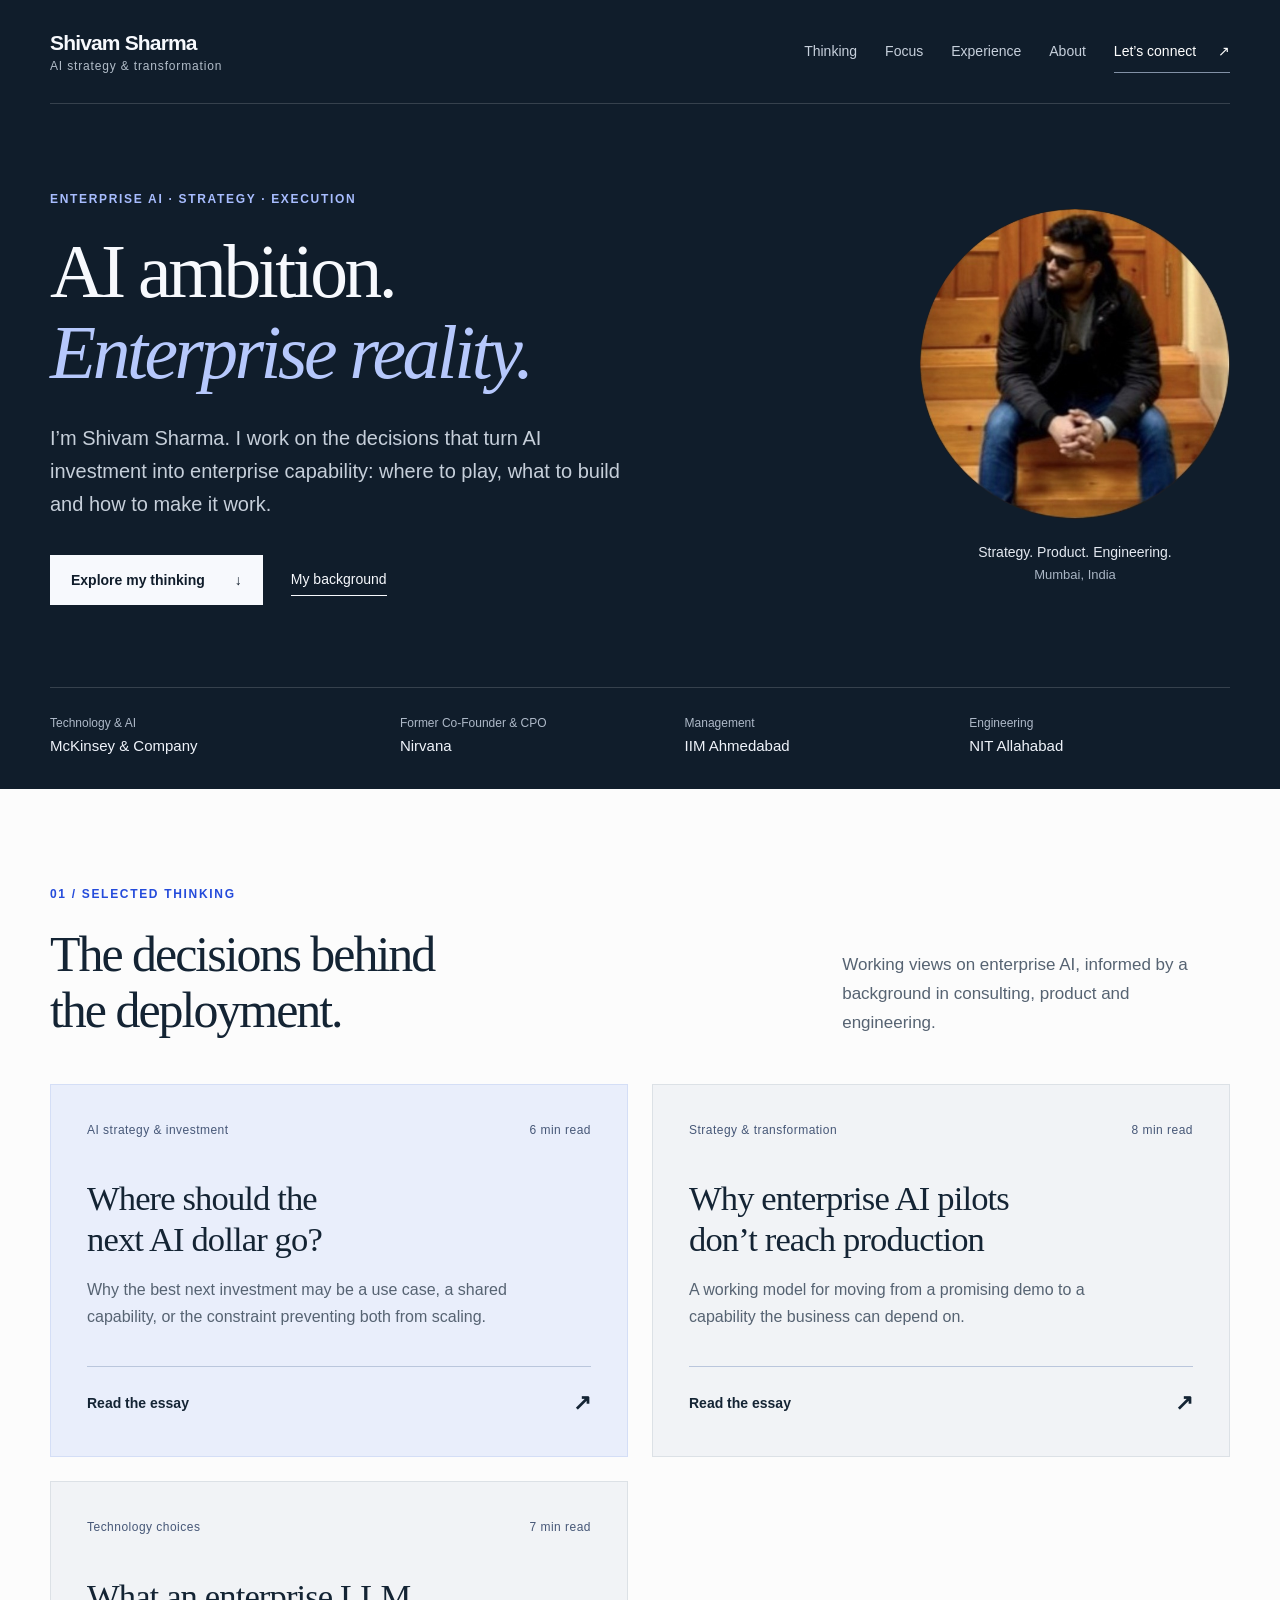
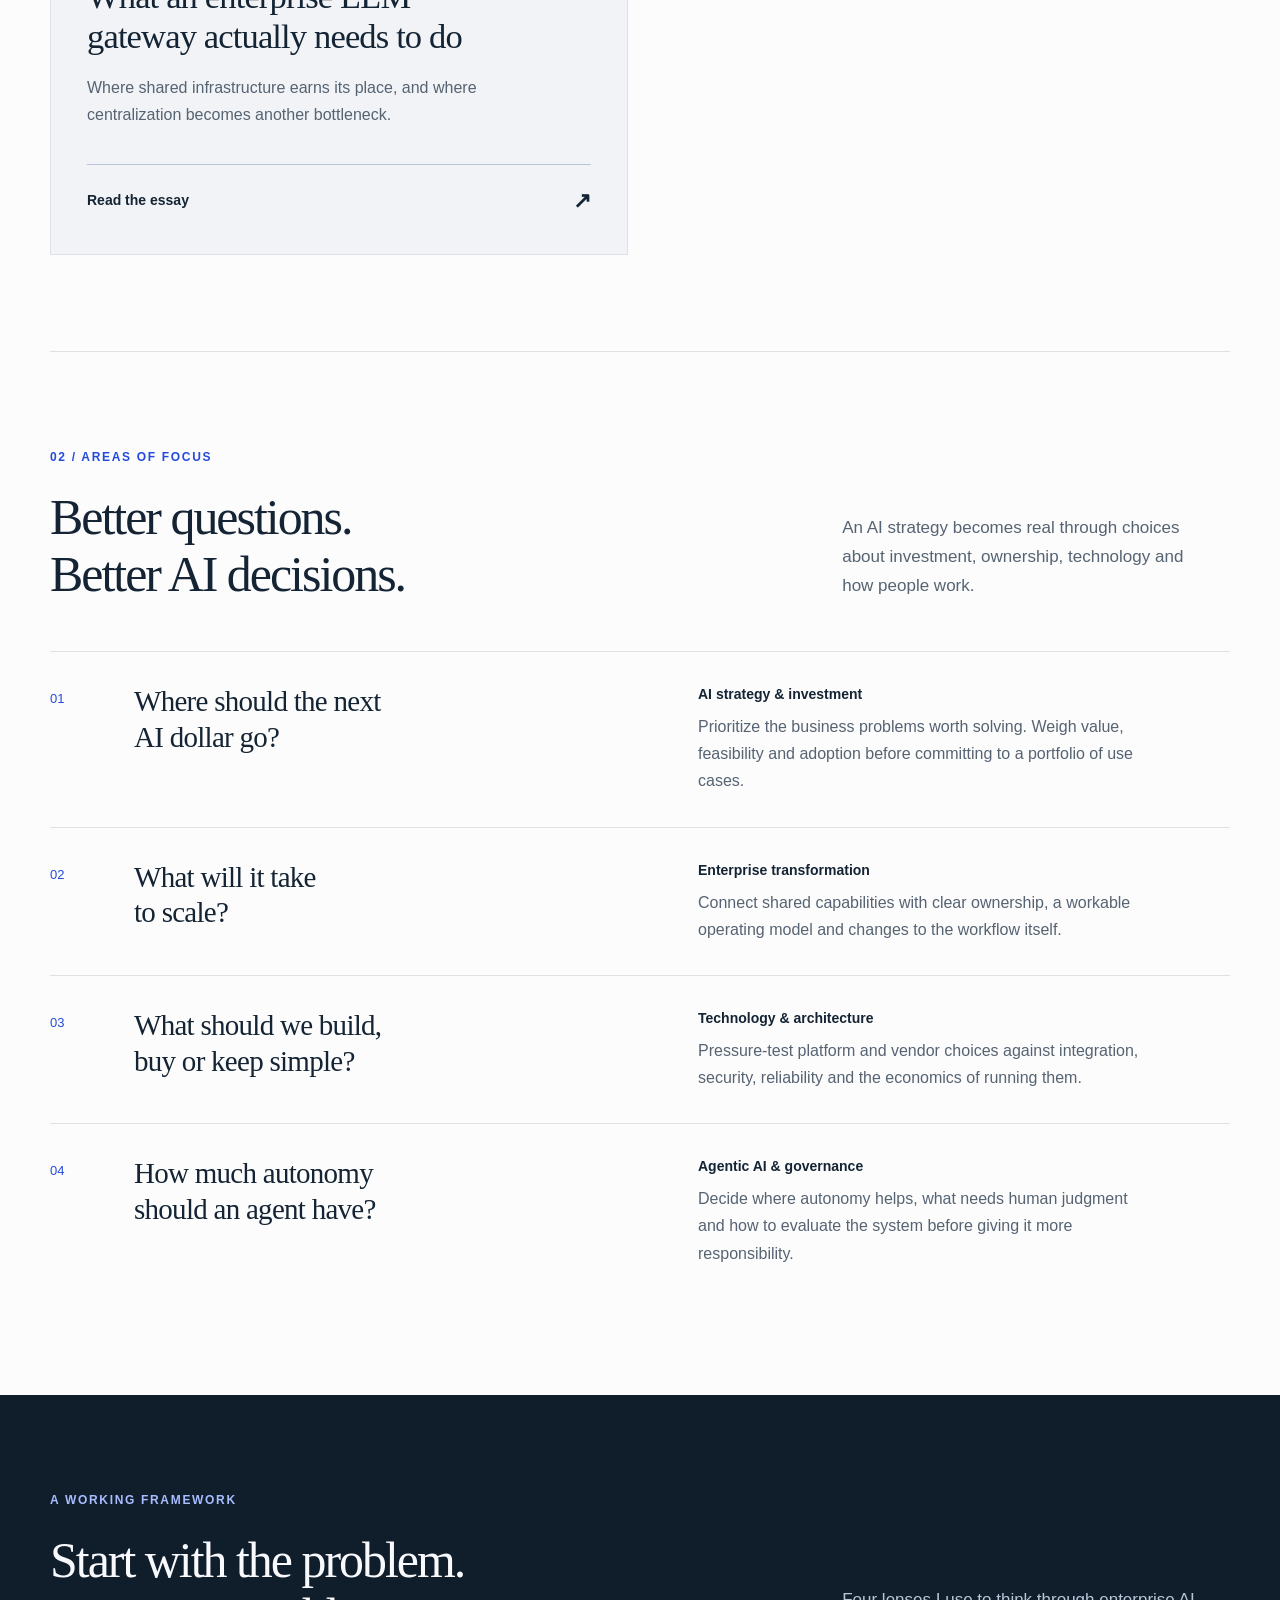
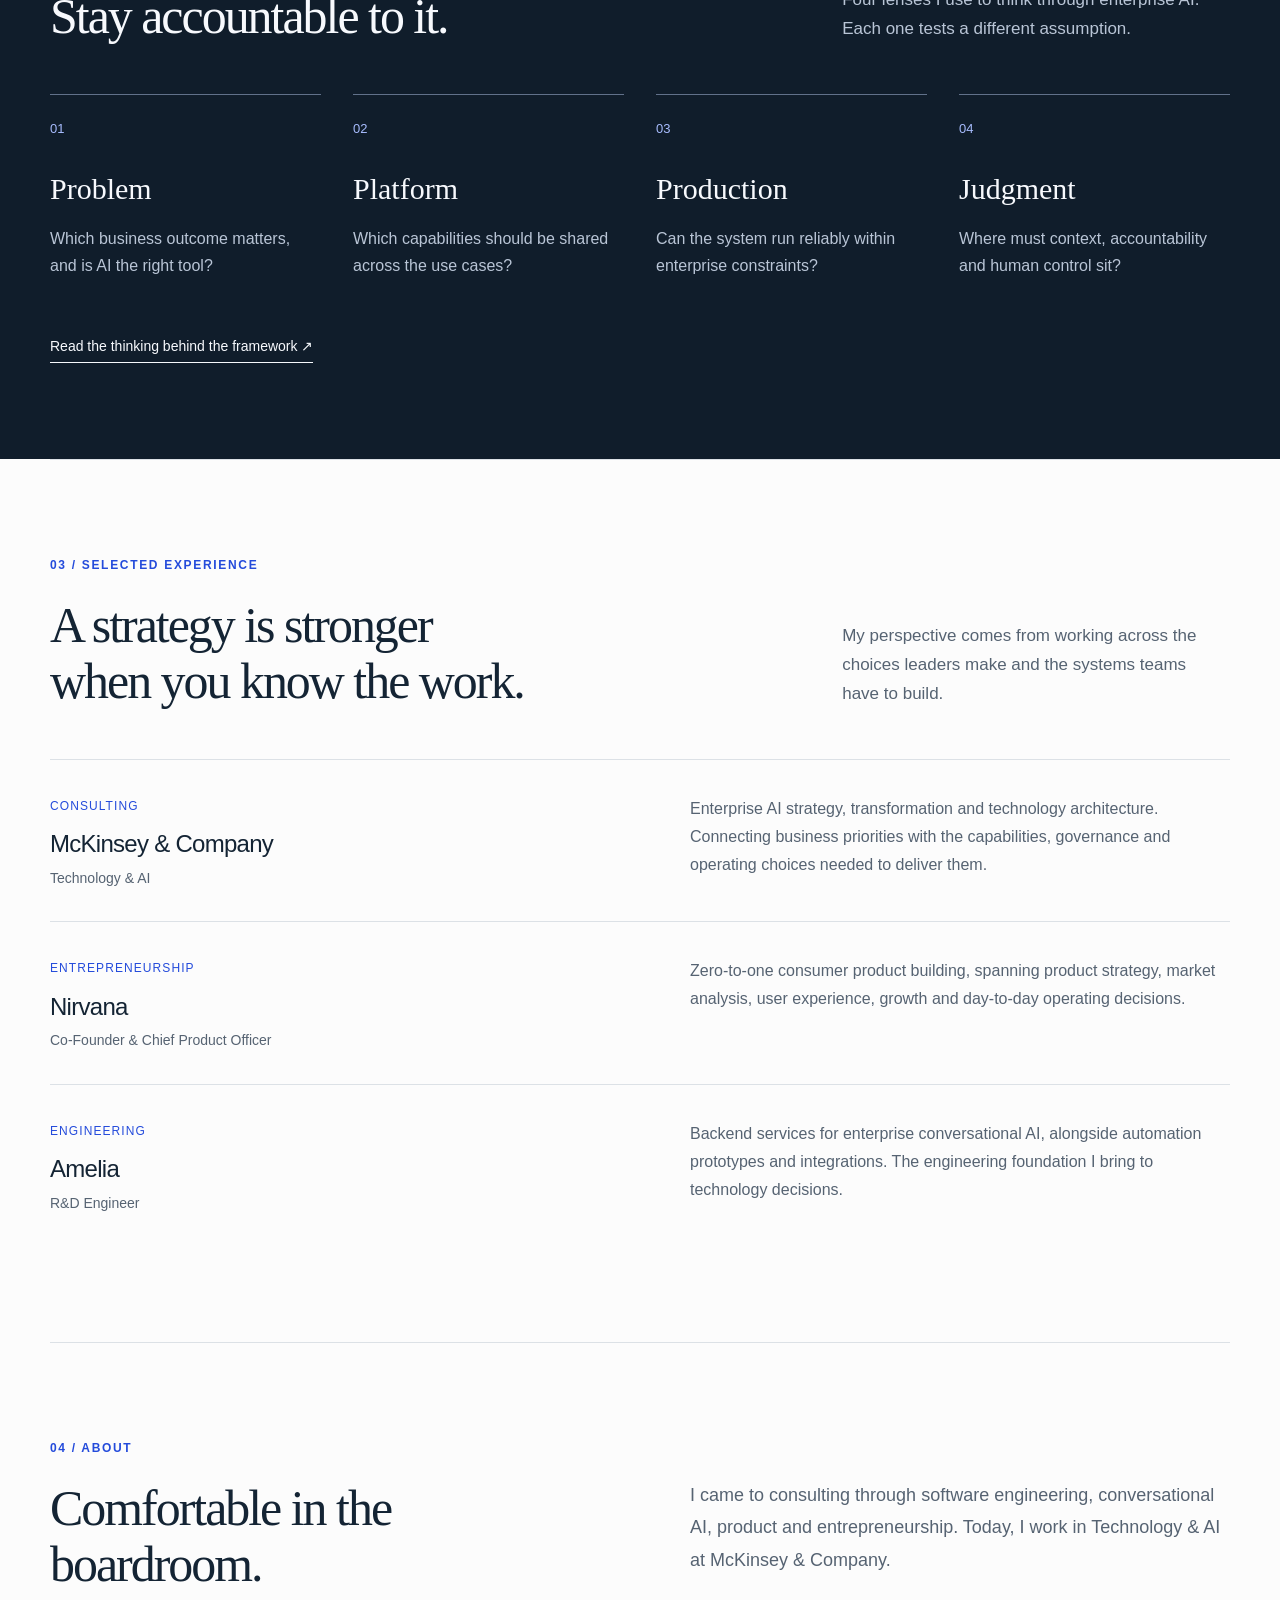
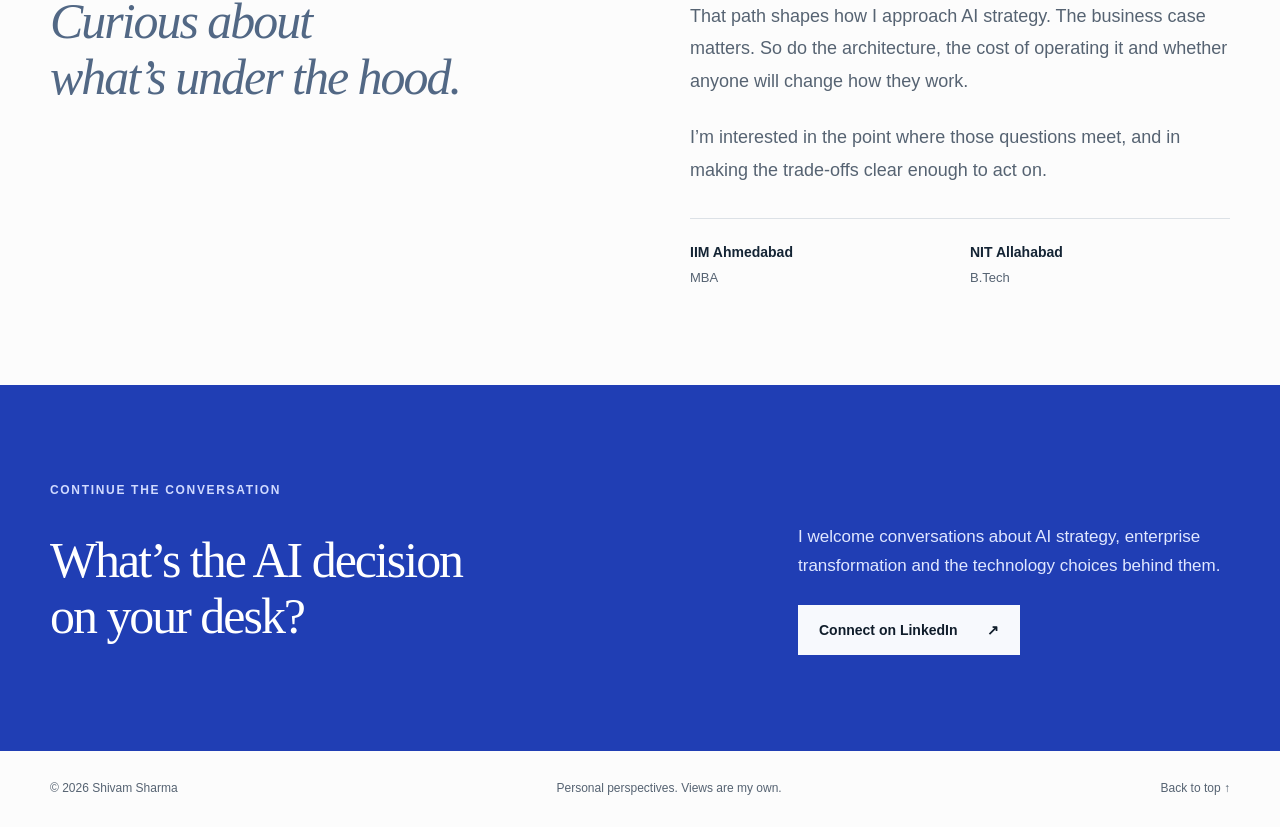
<file: index.html>
<!doctype html><html lang="en"><head><meta charset="utf-8"/><meta name="viewport" content="width=device-width,initial-scale=1"/><title>Shivam Sharma | Enterprise AI Strategy & Transformation</title><meta name="description" content="Shivam Sharma works across enterprise AI strategy, AI transformation and technology strategy, with hands-on depth in AI architecture and engineering. Technology & AI at McKinsey, former founder and CPO, IIM Ahmedabad alumnus."/><meta name="robots" content="index,follow,max-image-preview:large,max-snippet:-1,max-video-preview:-1"/><meta name="author" content="Shivam Sharma"/><link rel="canonical" href="https://shivamsharma-site.vercel.app/"/><meta property="og:type" content="website"/><meta property="og:title" content="Shivam Sharma | Enterprise AI Strategy & Transformation"/><meta property="og:description" content="Enterprise AI strategy, AI transformation and technology strategy, backed by architecture and engineering depth."/><meta property="og:url" content="https://shivamsharma-site.vercel.app/"/><meta property="og:image" content="https://shivamsharma-site.vercel.app/IMG_3838.jpeg"/><meta property="og:locale" content="en_IN"/><meta name="twitter:card" content="summary_large_image"/><meta name="twitter:image" content="https://shivamsharma-site.vercel.app/IMG_3838.jpeg"/><meta name="theme-color" content="#101d2b"/><link rel="stylesheet" href="styles.css"/><script type="application/ld+json">{"@context":"https://schema.org","@type":"ProfilePage","url":"https://shivamsharma-site.vercel.app/","mainEntity":{"@type":"Person","name":"Shivam Sharma","alternateName":"moderntao","url":"https://shivamsharma-site.vercel.app/","image":"https://shivamsharma-site.vercel.app/IMG_3838.jpeg","sameAs":["https://www.linkedin.com/in/moderntao","https://github.com/shivamalpha"],"jobTitle":"Technology and AI Consultant","worksFor":{"@type":"Organization","name":"McKinsey & Company"},"alumniOf":[{"@type":"CollegeOrUniversity","name":"Indian Institute of Management Ahmedabad"},{"@type":"CollegeOrUniversity","name":"NIT Allahabad"}],"knowsAbout":["Enterprise AI strategy","AI transformation","Technology strategy","Generative AI strategy","Agentic AI","AI architecture","LLM gateways","AI governance","AI risk and safety","Enterprise architecture","Product management","Software engineering"]}}</script></head><body><a class="skip-link" href="#main">Skip to content</a><div class="opening" id="top"><header class="site-header"><a class="brand" href="#top" aria-label="Shivam Sharma home">Shivam Sharma<span>AI strategy & transformation</span></a><nav aria-label="Primary navigation"><a href="#writing">Thinking</a><a href="#focus">Focus</a><a href="#work">Experience</a><a href="#about">About</a><a class="nav-contact" href="#contact">Let’s connect <span aria-hidden="true">↗</span></a></nav></header></div><main id="main"><div class="opening"><section class="hero section"><div class="hero-main"><p class="eyebrow">Enterprise AI · Strategy · Execution</p><h1>AI ambition. <br><em>Enterprise reality.</em></h1><p class="hero-copy">I’m Shivam Sharma. I work on the decisions that turn AI investment into enterprise capability: where to play, what to build and how to make it work.</p><div class="hero-actions"><a class="button primary" href="#writing">Explore my thinking <span aria-hidden="true">↓</span></a><a class="text-link" href="#about">My background</a></div></div><aside class="hero-side" aria-label="About Shivam Sharma"><div class="portrait-shell"><img src="IMG_3838.jpeg" alt="Shivam Sharma" width="519" height="519" fetchpriority="high" /></div><p class="portrait-caption"><span>Strategy. Product. Engineering.</span>Mumbai, India</p></aside></section><div class="credential-strip section"><p>Technology & AI <br><strong>McKinsey & Company</strong></p><p>Former Co-Founder & CPO <br><strong>Nirvana</strong></p><p>Management <br><strong>IIM Ahmedabad</strong></p><p>Engineering <br><strong>NIT Allahabad</strong></p></div></div><section id="writing" class="section writing-section"><div class="section-heading-row"><div><p class="section-label">01 / Selected thinking</p><h2>The decisions behind <br>the deployment.</h2></div><p>Working views on enterprise AI, informed by a background in consulting, product and engineering.</p></div><div class="writing-grid"><a class="essay-card essay-lead" href="where-next-ai-dollar.html"><div class="essay-meta"><span>AI strategy & investment</span><span>6 min read</span></div><h3>Where should the next AI dollar go?</h3><p>Why the best next investment may be a use case, a shared capability, or the constraint preventing both from scaling.</p><span class="essay-cta">Read the essay <span aria-hidden="true">↗</span></span></a><a class="essay-card" href="enterprise-ai-pilots-production.html"><div class="essay-meta"><span>Strategy & transformation</span><span>8 min read</span></div><h3>Why enterprise AI pilots don’t reach production</h3><p>A working model for moving from a promising demo to a capability the business can depend on.</p><span class="essay-cta">Read the essay <span aria-hidden="true">↗</span></span></a><a class="essay-card" href="enterprise-llm-gateway.html"><div class="essay-meta"><span>Technology choices</span><span>7 min read</span></div><h3>What an enterprise LLM gateway actually needs to do</h3><p>Where shared infrastructure earns its place, and where centralization becomes another bottleneck.</p><span class="essay-cta">Read the essay <span aria-hidden="true">↗</span></span></a></div></section><section id="focus" class="section focus-section"><div class="section-heading-row"><div><p class="section-label">02 / Areas of focus</p><h2>Better questions. <br>Better AI decisions.</h2></div><p>An AI strategy becomes real through choices about investment, ownership, technology and how people work.</p></div><div class="focus-list"><article><span class="row-number">01</span><h3>Where should the next <br>AI dollar go?</h3><div><h4>AI strategy & investment</h4><p>Prioritize the business problems worth solving. Weigh value, feasibility and adoption before committing to a portfolio of use cases.</p></div></article><article><span class="row-number">02</span><h3>What will it take <br>to scale?</h3><div><h4>Enterprise transformation</h4><p>Connect shared capabilities with clear ownership, a workable operating model and changes to the workflow itself.</p></div></article><article><span class="row-number">03</span><h3>What should we build, <br>buy or keep simple?</h3><div><h4>Technology & architecture</h4><p>Pressure-test platform and vendor choices against integration, security, reliability and the economics of running them.</p></div></article><article><span class="row-number">04</span><h3>How much autonomy <br>should an agent have?</h3><div><h4>Agentic AI & governance</h4><p>Decide where autonomy helps, what needs human judgment and how to evaluate the system before giving it more responsibility.</p></div></article></div></section><section class="framework-band"><div class="section"><div class="section-heading-row"><div><p class="section-label">A working framework</p><h2>Start with the problem. <br>Stay accountable to it.</h2></div><p>Four lenses I use to think through enterprise AI. Each one tests a different assumption.</p></div><div class="framework-grid"><div><span>01</span><h3>Problem</h3><p>Which business outcome matters, and is AI the right tool?</p></div><div><span>02</span><h3>Platform</h3><p>Which capabilities should be shared across the use cases?</p></div><div><span>03</span><h3>Production</h3><p>Can the system run reliably within enterprise constraints?</p></div><div><span>04</span><h3>Judgment</h3><p>Where must context, accountability and human control sit?</p></div></div><a class="text-link" href="enterprise-ai-pilots-production.html">Read the thinking behind the framework <span aria-hidden="true">↗</span></a></div></section><section id="work" class="section experience-section"><div class="section-heading-row"><div><p class="section-label">03 / Selected experience</p><h2>A strategy is stronger <br>when you know the work.</h2></div><p>My perspective comes from working across the choices leaders make and the systems teams have to build.</p></div><div class="experience-list"><article><div><span class="experience-type">Consulting</span><h3>McKinsey & Company</h3><p class="role">Technology & AI</p></div><p>Enterprise AI strategy, transformation and technology architecture. Connecting business priorities with the capabilities, governance and operating choices needed to deliver them.</p></article><article><div><span class="experience-type">Entrepreneurship</span><h3>Nirvana</h3><p class="role">Co-Founder & Chief Product Officer</p></div><p>Zero-to-one consumer product building, spanning product strategy, market analysis, user experience, growth and day-to-day operating decisions.</p></article><article><div><span class="experience-type">Engineering</span><h3>Amelia</h3><p class="role">R&D Engineer</p></div><p>Backend services for enterprise conversational AI, alongside automation prototypes and integrations. The engineering foundation I bring to technology decisions.</p></article></div></section><section id="about" class="section about-section"><div><p class="section-label">04 / About</p><h2>Comfortable in the <br>boardroom. <br><em>Curious about <br>what’s under the hood.</em></h2></div><div class="prose"><p>I came to consulting through software engineering, conversational AI, product and entrepreneurship. Today, I work in Technology & AI at McKinsey & Company.</p><p>That path shapes how I approach AI strategy. The business case matters. So do the architecture, the cost of operating it and whether anyone will change how they work.</p><p>I’m interested in the point where those questions meet, and in making the trade-offs clear enough to act on.</p><div class="education"><p><strong>IIM Ahmedabad</strong><span>MBA</span></p><p><strong>NIT Allahabad</strong><span>B.Tech</span></p></div></div></section><section id="contact" class="contact-band"><div class="section contact"><p class="section-label">Continue the conversation</p><div class="contact-grid"><h2>What’s the AI decision <br>on your desk?</h2><div><p>I welcome conversations about AI strategy, enterprise transformation and the technology choices behind them.</p><a class="button primary" href="https://www.linkedin.com/in/moderntao" target="_blank" rel="noopener noreferrer">Connect on LinkedIn <span aria-hidden="true">↗</span></a></div></div></div></section></main><footer><span>© 2026 Shivam Sharma</span><span>Personal perspectives. Views are my own.</span><a href="#top">Back to top ↑</a></footer></body></html>
</file>
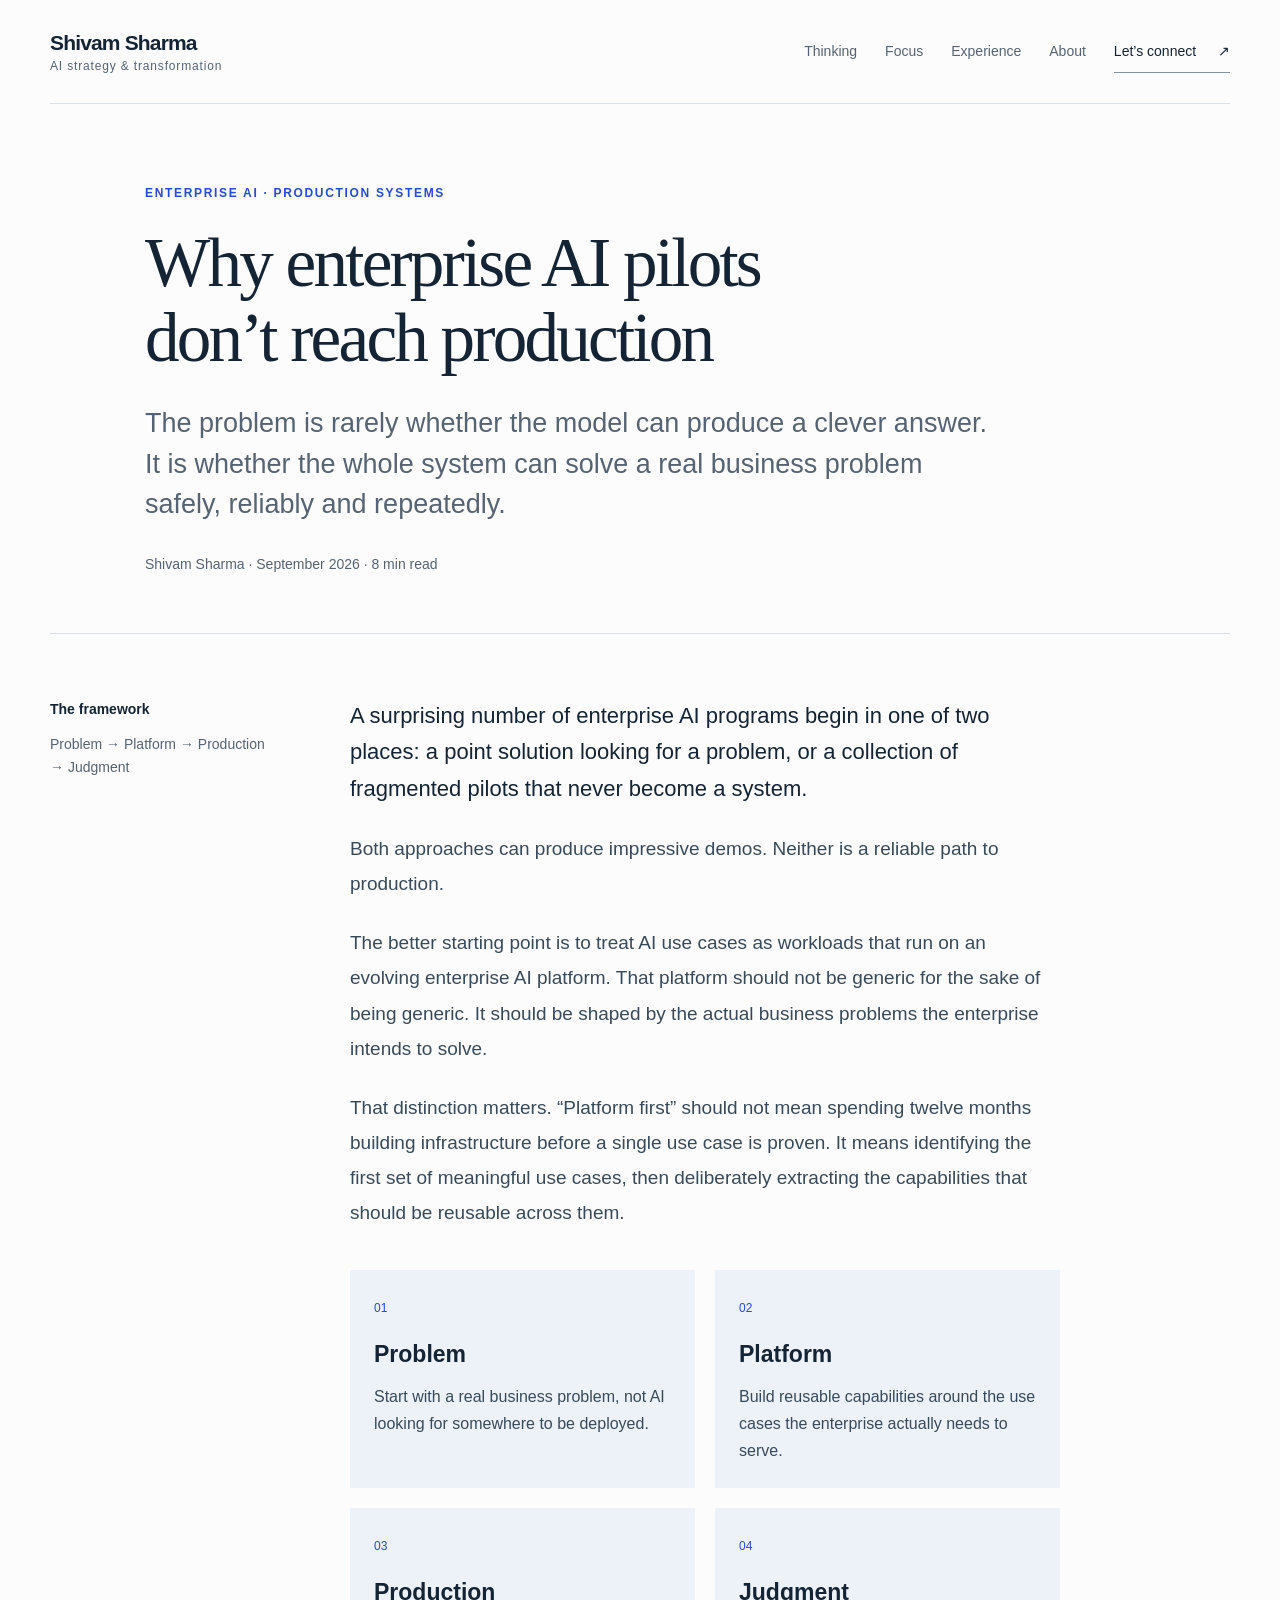
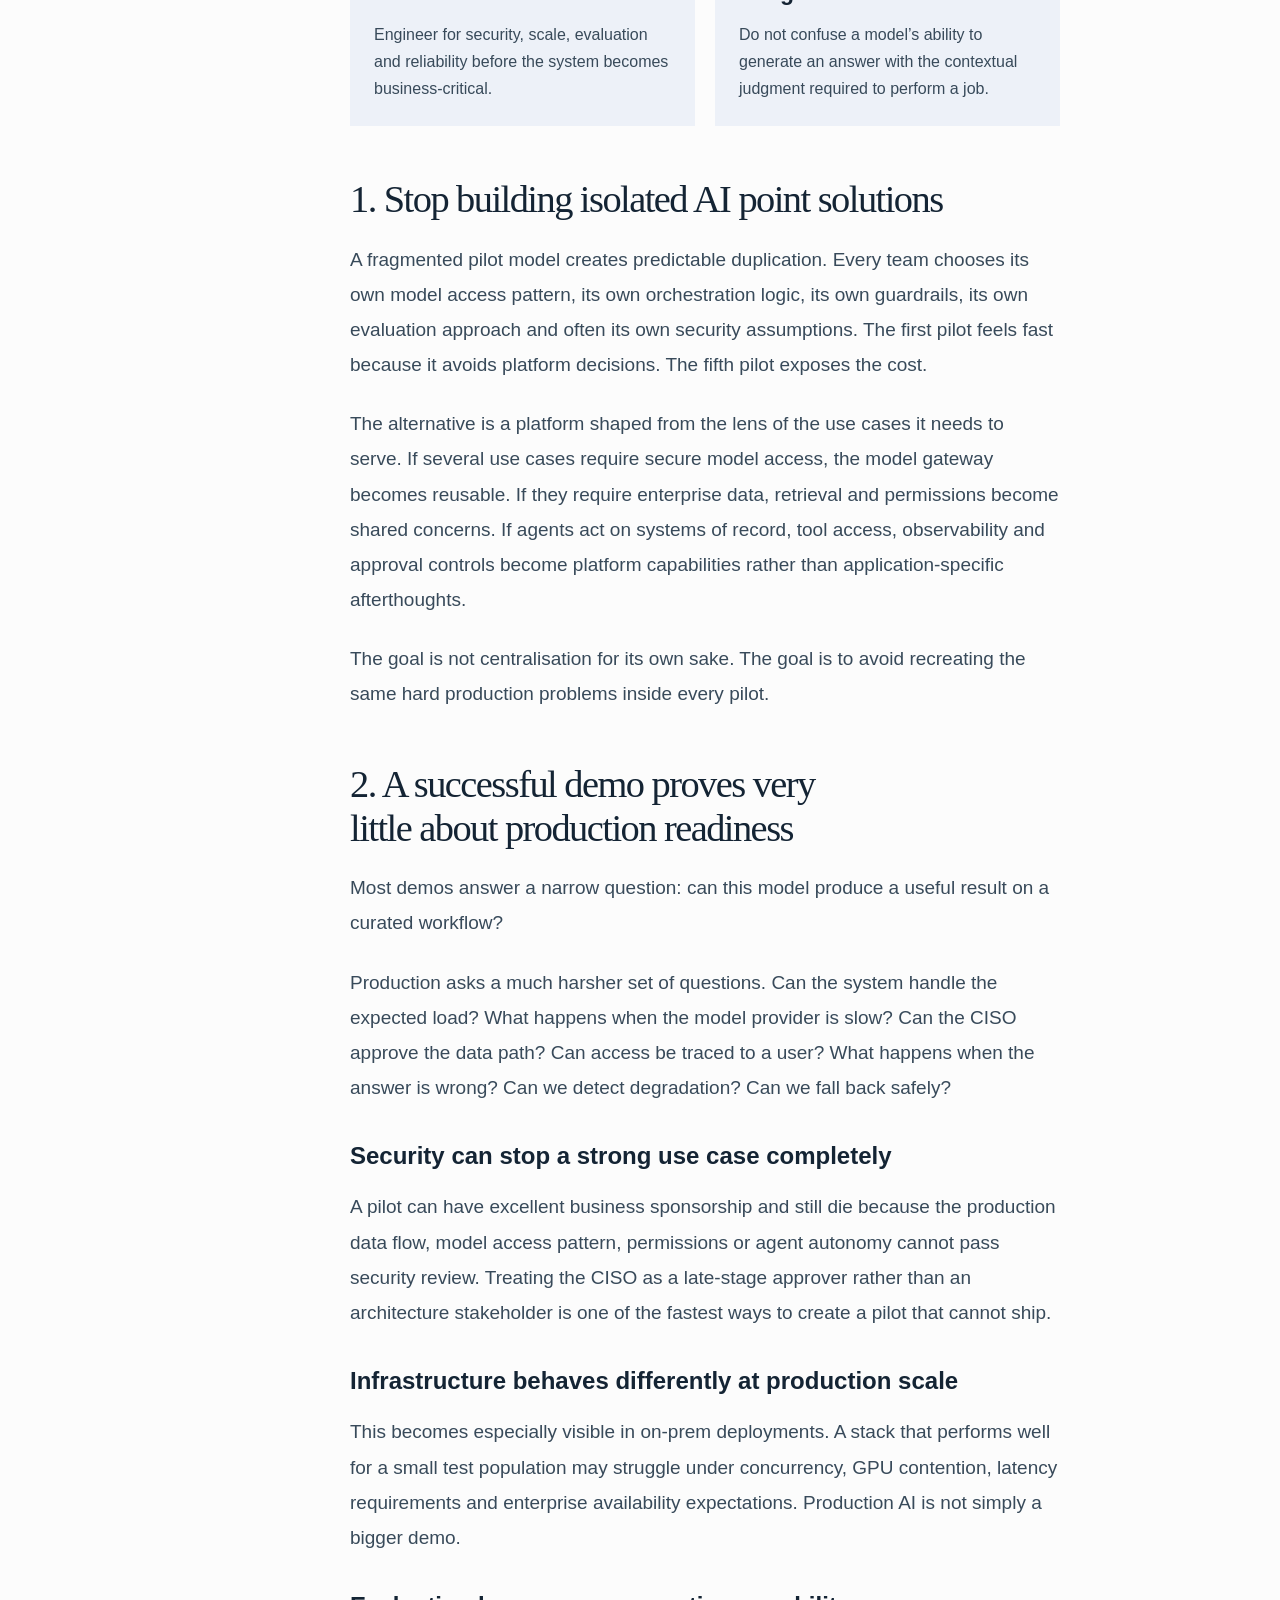
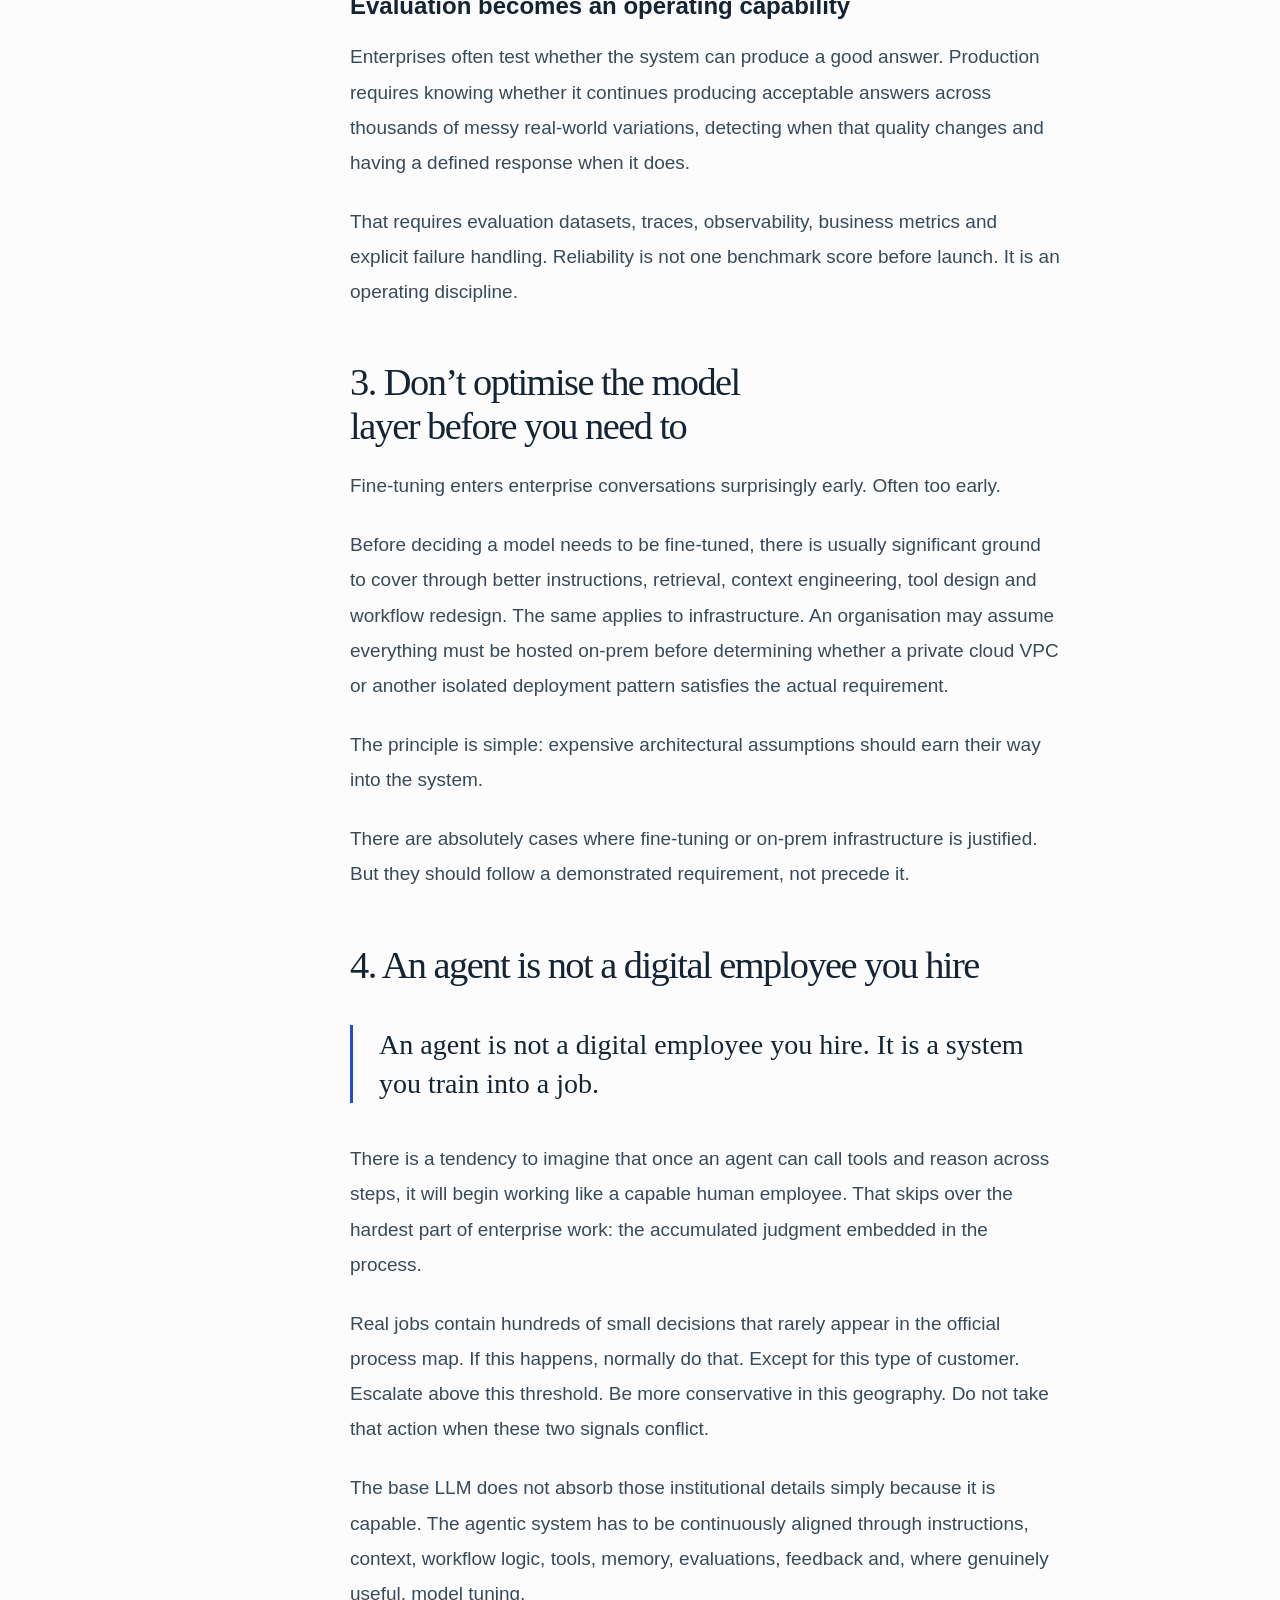
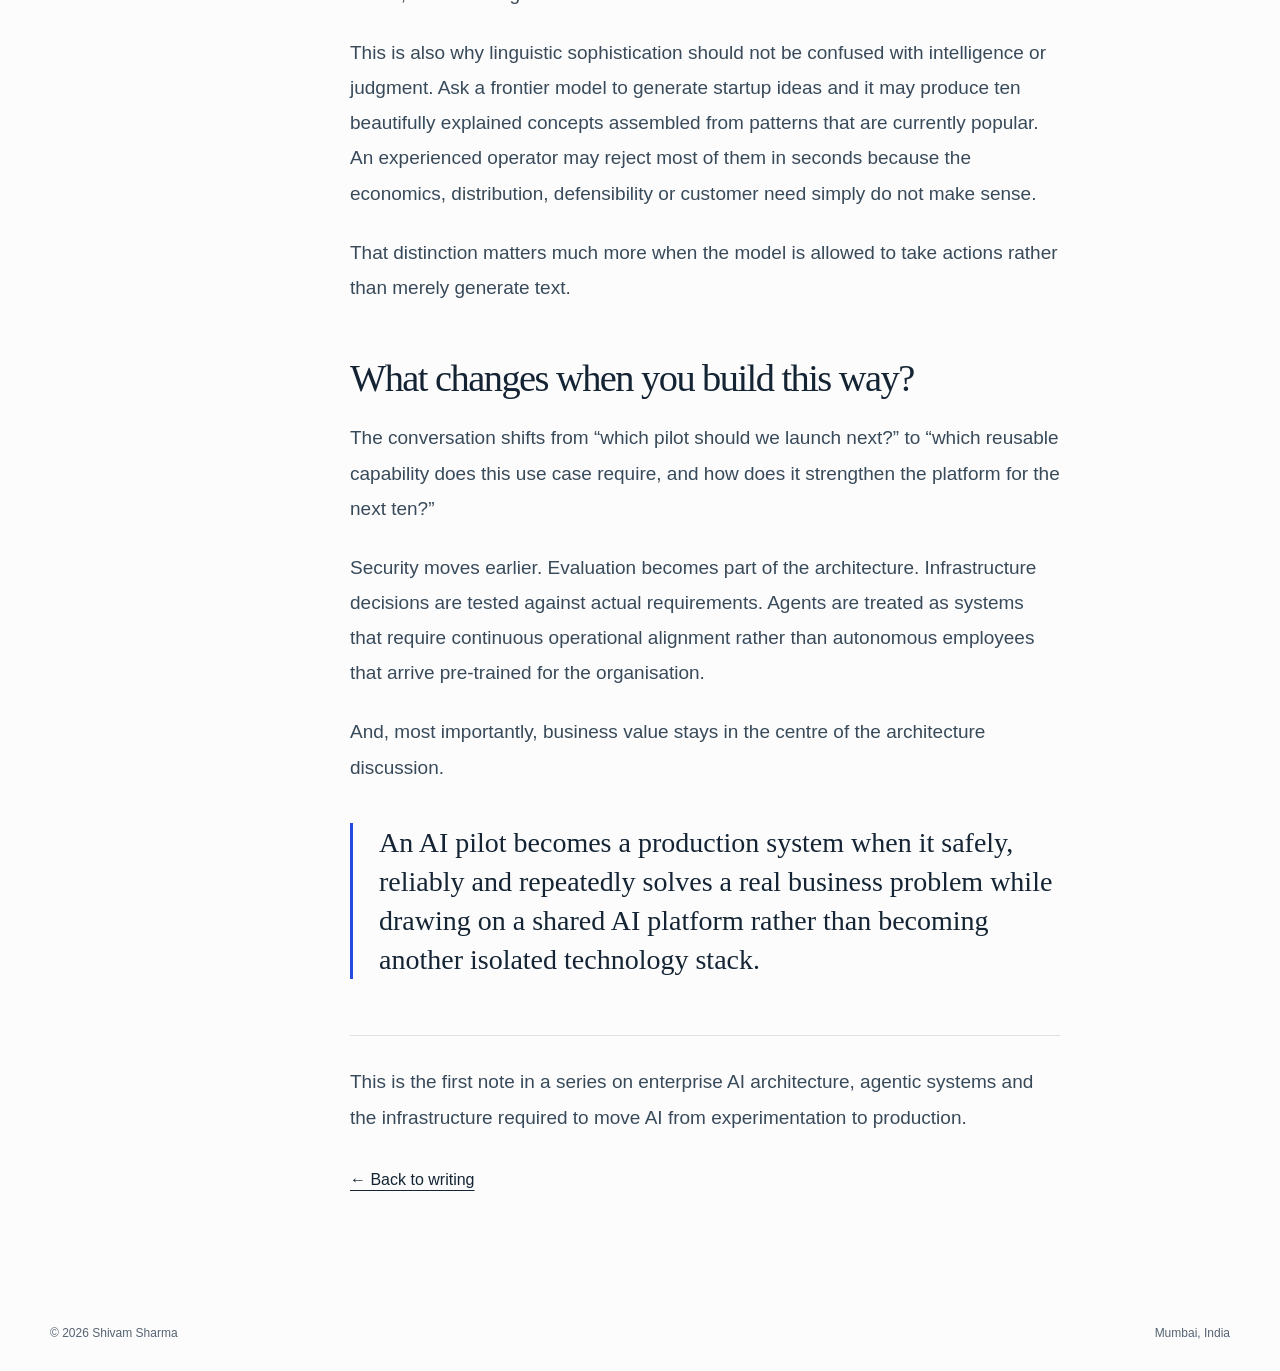
<file: enterprise-ai-pilots-production.html>
<!doctype html>
<html lang="en">
<head>
  <meta charset="utf-8" />
  <meta name="viewport" content="width=device-width, initial-scale=1" />
  <title>Why Enterprise AI Pilots Don’t Reach Production | Shivam Sharma</title>
  <meta name="description" content="Shivam Sharma on why enterprise AI pilots stall, and a practical Problem → Platform → Production → Judgment framework for building AI systems that survive production." />
  <meta name="robots" content="index,follow,max-snippet:-1" />
  <meta name="author" content="Shivam Sharma" />
  <link rel="canonical" href="https://shivamsharma-site.vercel.app/enterprise-ai-pilots-production.html" />
  <meta property="og:type" content="article" />
  <meta property="og:title" content="Why Enterprise AI Pilots Don’t Reach Production" />
  <meta property="og:description" content="The problem is rarely whether the model can produce a clever answer. It is whether the whole system can solve a business problem safely, reliably and repeatedly." />
  <meta property="og:url" content="https://shivamsharma-site.vercel.app/enterprise-ai-pilots-production.html" />
  <meta name="twitter:card" content="summary" />
  <link rel="stylesheet" href="styles.css" />
  <script type="application/ld+json">
  {
    "@context": "https://schema.org",
    "@type": "Article",
    "headline": "Why Enterprise AI Pilots Don’t Reach Production",
    "author": {"@type": "Person", "name": "Shivam Sharma", "url": "https://shivamsharma-site.vercel.app/"},
    "datePublished": "2026-09-03",
    "dateModified": "2026-09-03",
    "mainEntityOfPage": "https://shivamsharma-site.vercel.app/enterprise-ai-pilots-production.html",
    "keywords": ["enterprise AI", "AI transformation", "AI architecture", "agentic AI", "AI production", "LLM infrastructure"]
  }
  </script>
</head>
<body class="article-page"><a class="skip-link" href="#main">Skip to content</a>
  <header class="site-header">
  <a class="brand" href="index.html" aria-label="Shivam Sharma home">Shivam Sharma<span>AI strategy & transformation</span></a>
  <nav aria-label="Primary navigation"><a href="index.html#writing">Thinking</a><a href="index.html#focus">Focus</a><a href="index.html#work">Experience</a><a href="index.html#about">About</a><a class="nav-contact" href="index.html#contact">Let’s connect <span aria-hidden="true">↗</span></a></nav>
</header>

  <main id="main">
    <section class="section article-hero">
      <div class="eyebrow">Enterprise AI · Production systems</div>
      <h1>Why enterprise AI pilots don’t reach production</h1>
      <p class="article-deck">The problem is rarely whether the model can produce a clever answer. It is whether the whole system can solve a real business problem safely, reliably and repeatedly.</p>
      <div class="article-meta">Shivam Sharma · September 2026 · 8 min read</div>
    </section>

    <section class="section article-layout">
      <aside class="article-aside">
        <strong>The framework</strong>
        <p>Problem → Platform → Production → Judgment</p>
      </aside>

      <article class="article-body">
        <p class="lede">A surprising number of enterprise AI programs begin in one of two places: a point solution looking for a problem, or a collection of fragmented pilots that never become a system.</p>

        <p>Both approaches can produce impressive demos. Neither is a reliable path to production.</p>

        <p>The better starting point is to treat AI use cases as workloads that run on an evolving enterprise AI platform. That platform should not be generic for the sake of being generic. It should be shaped by the actual business problems the enterprise intends to solve.</p>

        <p>That distinction matters. “Platform first” should not mean spending twelve months building infrastructure before a single use case is proven. It means identifying the first set of meaningful use cases, then deliberately extracting the capabilities that should be reusable across them.</p>

        <div class="article-framework">
          <div><span>01</span><h3>Problem</h3><p>Start with a real business problem, not AI looking for somewhere to be deployed.</p></div>
          <div><span>02</span><h3>Platform</h3><p>Build reusable capabilities around the use cases the enterprise actually needs to serve.</p></div>
          <div><span>03</span><h3>Production</h3><p>Engineer for security, scale, evaluation and reliability before the system becomes business-critical.</p></div>
          <div><span>04</span><h3>Judgment</h3><p>Do not confuse a model’s ability to generate an answer with the contextual judgment required to perform a job.</p></div>
        </div>

        <h2>1. Stop building isolated AI point solutions</h2>

        <p>A fragmented pilot model creates predictable duplication. Every team chooses its own model access pattern, its own orchestration logic, its own guardrails, its own evaluation approach and often its own security assumptions. The first pilot feels fast because it avoids platform decisions. The fifth pilot exposes the cost.</p>

        <p>The alternative is a platform shaped from the lens of the use cases it needs to serve. If several use cases require secure model access, the model gateway becomes reusable. If they require enterprise data, retrieval and permissions become shared concerns. If agents act on systems of record, tool access, observability and approval controls become platform capabilities rather than application-specific afterthoughts.</p>

        <p>The goal is not centralisation for its own sake. The goal is to avoid recreating the same hard production problems inside every pilot.</p>

        <h2>2. A successful demo proves very little about production readiness</h2>

        <p>Most demos answer a narrow question: can this model produce a useful result on a curated workflow?</p>

        <p>Production asks a much harsher set of questions. Can the system handle the expected load? What happens when the model provider is slow? Can the CISO approve the data path? Can access be traced to a user? What happens when the answer is wrong? Can we detect degradation? Can we fall back safely?</p>

        <h3>Security can stop a strong use case completely</h3>

        <p>A pilot can have excellent business sponsorship and still die because the production data flow, model access pattern, permissions or agent autonomy cannot pass security review. Treating the CISO as a late-stage approver rather than an architecture stakeholder is one of the fastest ways to create a pilot that cannot ship.</p>

        <h3>Infrastructure behaves differently at production scale</h3>

        <p>This becomes especially visible in on-prem deployments. A stack that performs well for a small test population may struggle under concurrency, GPU contention, latency requirements and enterprise availability expectations. Production AI is not simply a bigger demo.</p>

        <h3>Evaluation becomes an operating capability</h3>

        <p>Enterprises often test whether the system can produce a good answer. Production requires knowing whether it continues producing acceptable answers across thousands of messy real-world variations, detecting when that quality changes and having a defined response when it does.</p>

        <p>That requires evaluation datasets, traces, observability, business metrics and explicit failure handling. Reliability is not one benchmark score before launch. It is an operating discipline.</p>

        <h2>3. Don’t optimise the model layer before you need to</h2>

        <p>Fine-tuning enters enterprise conversations surprisingly early. Often too early.</p>

        <p>Before deciding a model needs to be fine-tuned, there is usually significant ground to cover through better instructions, retrieval, context engineering, tool design and workflow redesign. The same applies to infrastructure. An organisation may assume everything must be hosted on-prem before determining whether a private cloud VPC or another isolated deployment pattern satisfies the actual requirement.</p>

        <p>The principle is simple: expensive architectural assumptions should earn their way into the system.</p>

        <p>There are absolutely cases where fine-tuning or on-prem infrastructure is justified. But they should follow a demonstrated requirement, not precede it.</p>

        <h2>4. An agent is not a digital employee you hire</h2>

        <div class="article-quote">An agent is not a digital employee you hire. It is a system you train into a job.</div>

        <p>There is a tendency to imagine that once an agent can call tools and reason across steps, it will begin working like a capable human employee. That skips over the hardest part of enterprise work: the accumulated judgment embedded in the process.</p>

        <p>Real jobs contain hundreds of small decisions that rarely appear in the official process map. If this happens, normally do that. Except for this type of customer. Escalate above this threshold. Be more conservative in this geography. Do not take that action when these two signals conflict.</p>

        <p>The base LLM does not absorb those institutional details simply because it is capable. The agentic system has to be continuously aligned through instructions, context, workflow logic, tools, memory, evaluations, feedback and, where genuinely useful, model tuning.</p>

        <p>This is also why linguistic sophistication should not be confused with intelligence or judgment. Ask a frontier model to generate startup ideas and it may produce ten beautifully explained concepts assembled from patterns that are currently popular. An experienced operator may reject most of them in seconds because the economics, distribution, defensibility or customer need simply do not make sense.</p>

        <p>That distinction matters much more when the model is allowed to take actions rather than merely generate text.</p>

        <h2>What changes when you build this way?</h2>

        <p>The conversation shifts from “which pilot should we launch next?” to “which reusable capability does this use case require, and how does it strengthen the platform for the next ten?”</p>

        <p>Security moves earlier. Evaluation becomes part of the architecture. Infrastructure decisions are tested against actual requirements. Agents are treated as systems that require continuous operational alignment rather than autonomous employees that arrive pre-trained for the organisation.</p>

        <p>And, most importantly, business value stays in the centre of the architecture discussion.</p>

        <div class="article-quote">An AI pilot becomes a production system when it safely, reliably and repeatedly solves a real business problem while drawing on a shared AI platform rather than becoming another isolated technology stack.</div>

        <p class="article-end">This is the first note in a series on enterprise AI architecture, agentic systems and the infrastructure required to move AI from experimentation to production.</p>
        <a class="back-link" href="index.html#writing">← Back to writing</a>
      </article>
    </section>
  </main>

  <footer>
    <span>© 2026 Shivam Sharma</span>
    <span>Mumbai, India</span>
  </footer>
</body>
</html>
</file>
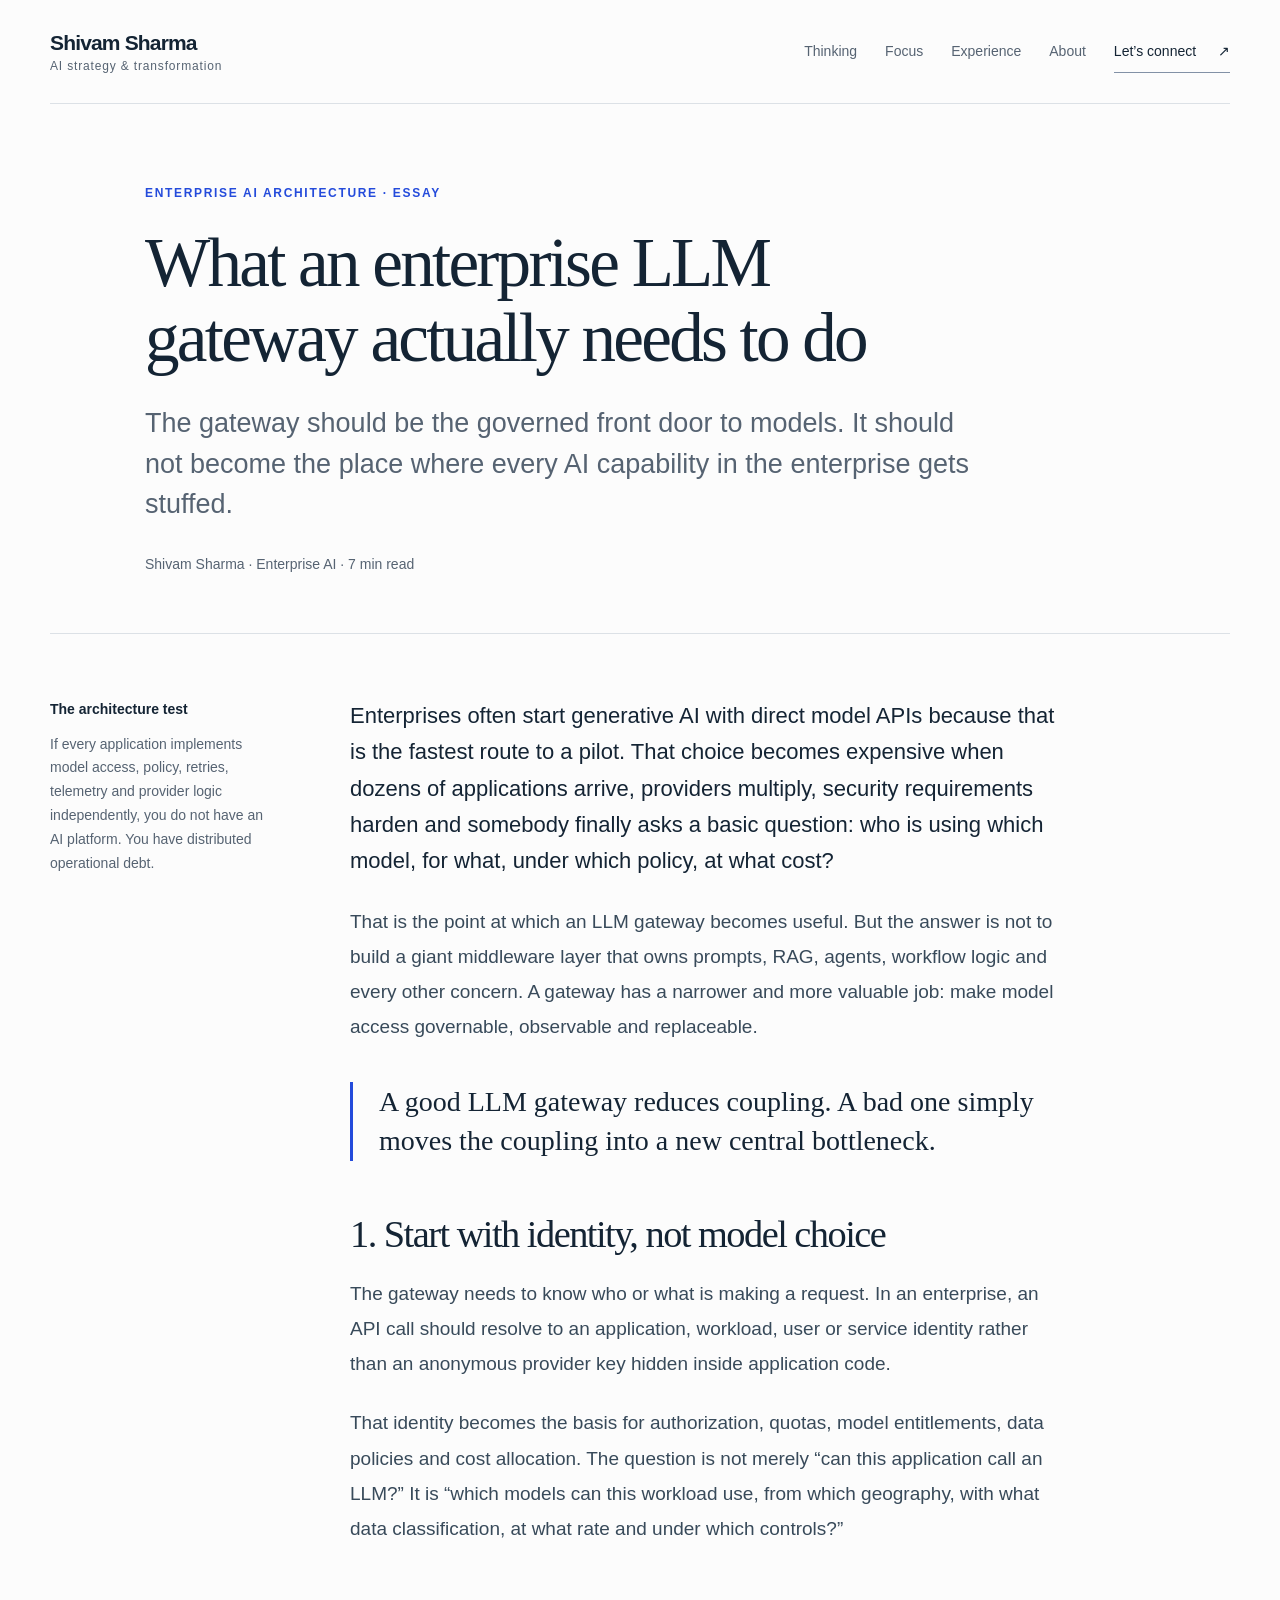
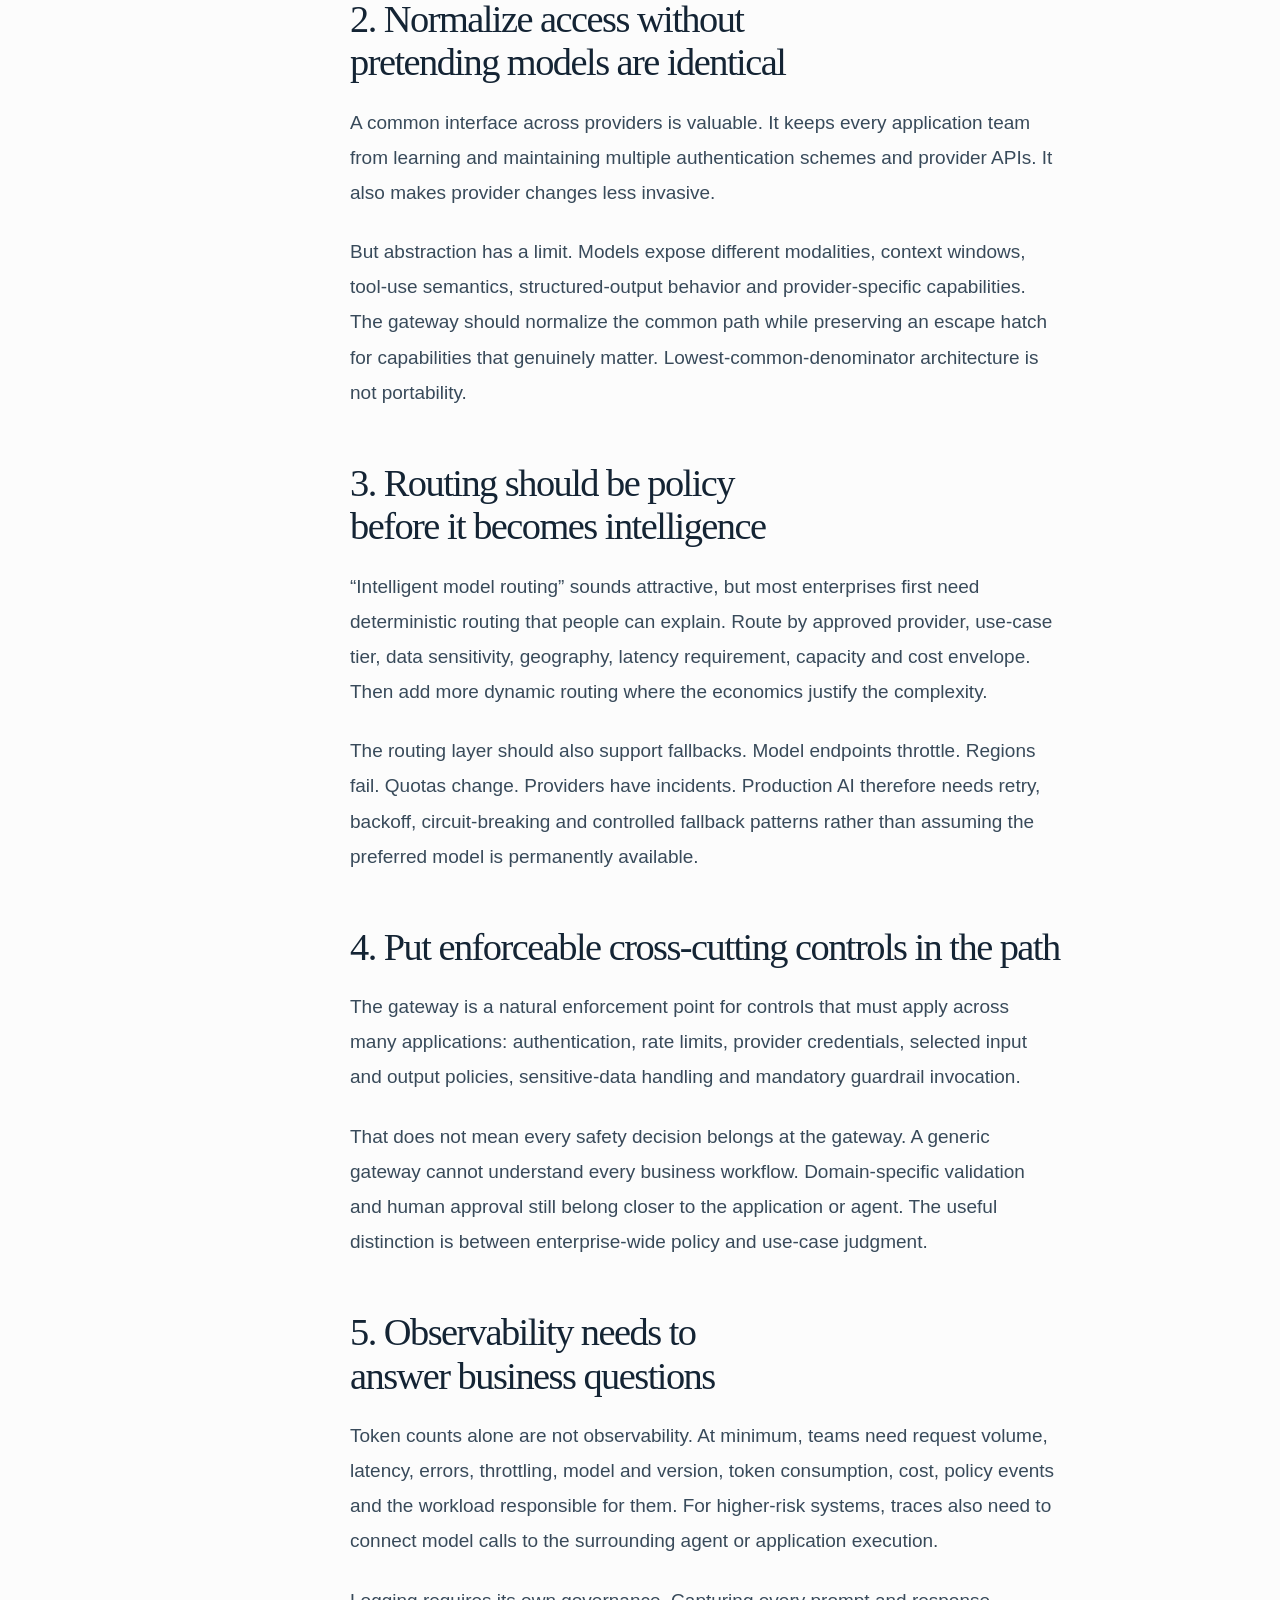
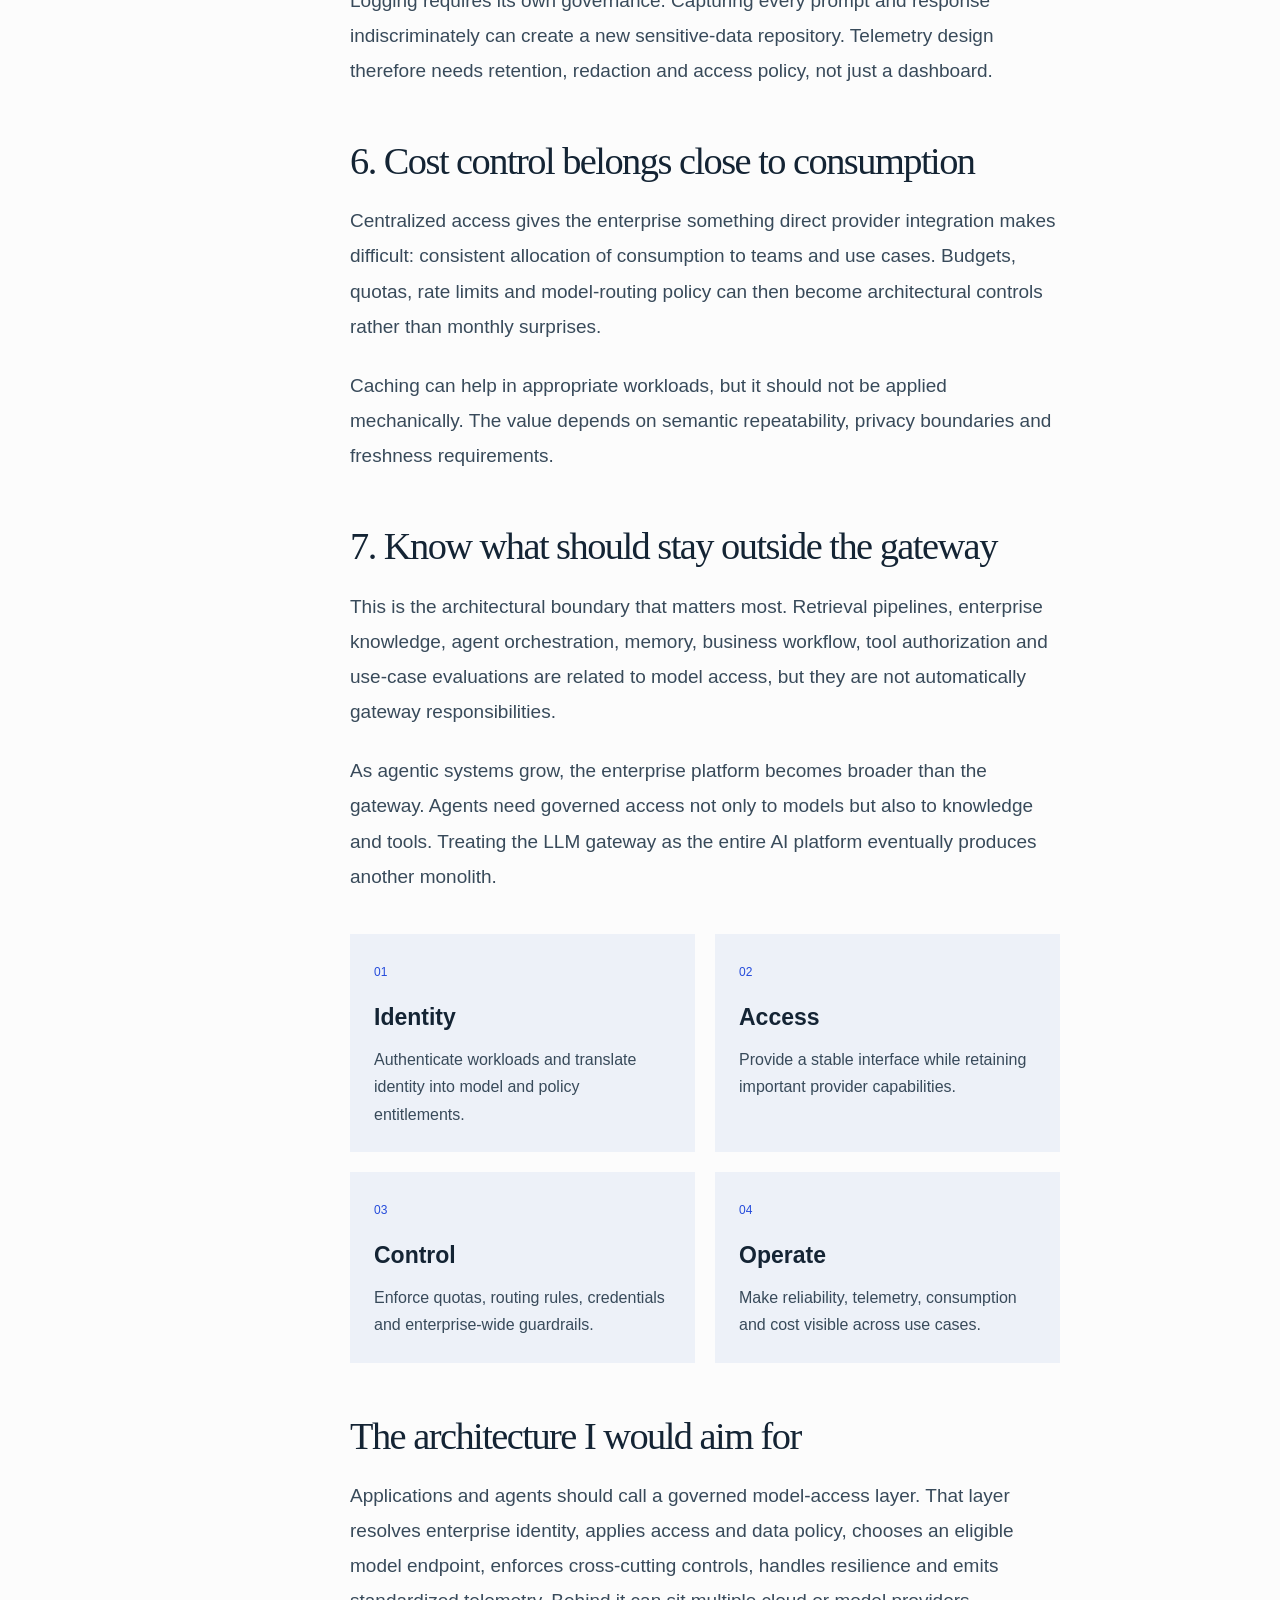
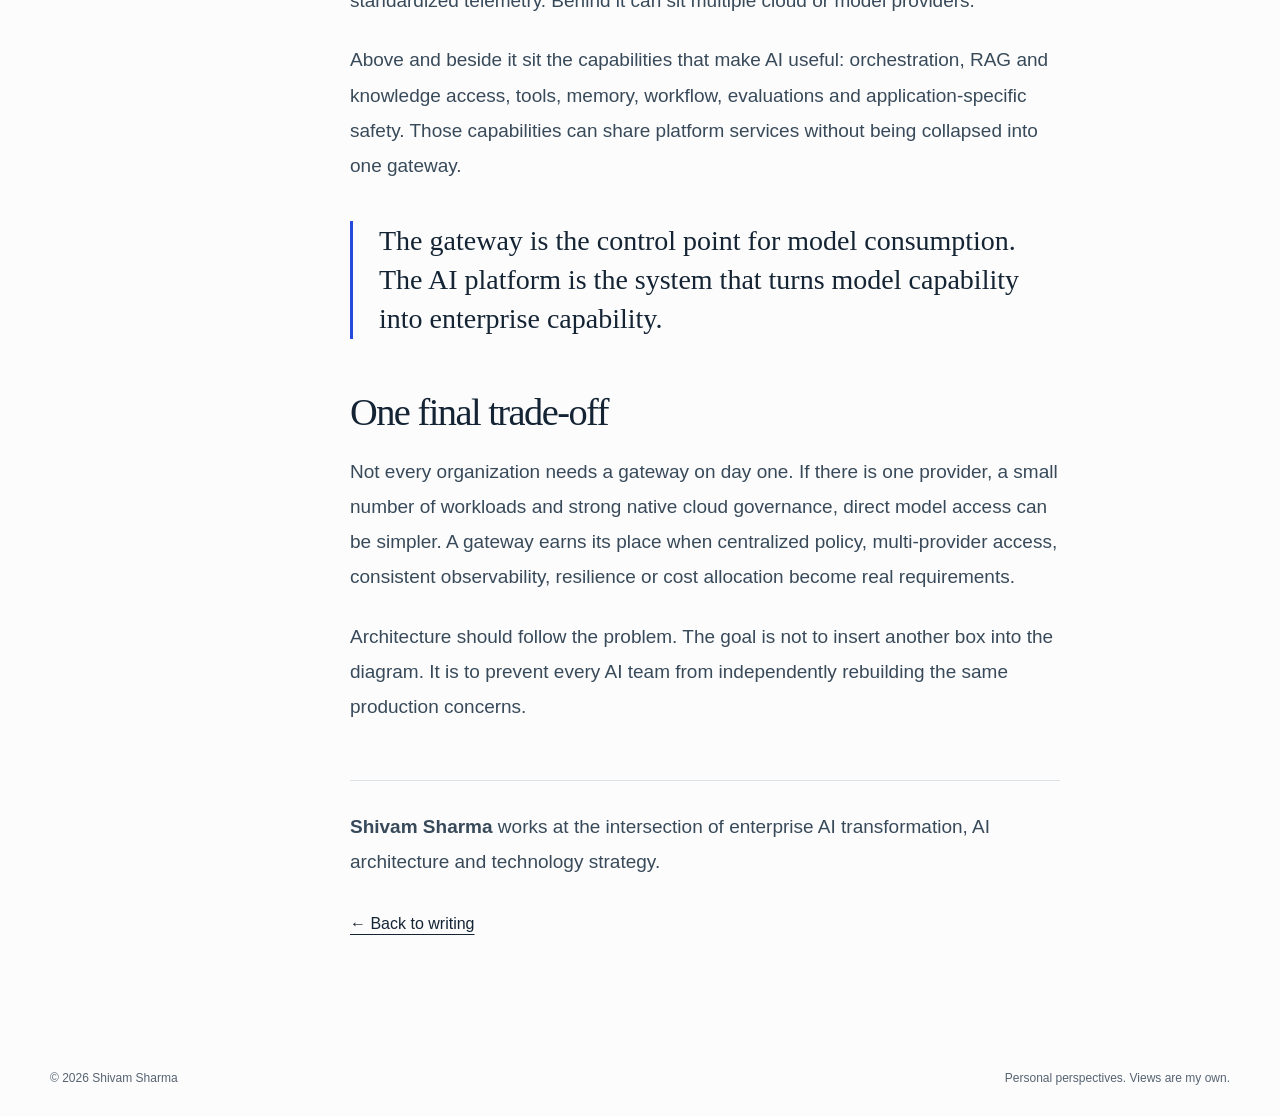
<file: enterprise-llm-gateway.html>
<!doctype html><html lang="en"><head><meta charset="utf-8"/><meta name="viewport" content="width=device-width,initial-scale=1"/><title>What an Enterprise LLM Gateway Actually Needs to Do | Shivam Sharma</title><meta name="description" content="A practical architecture view of the enterprise LLM gateway: governed model access, identity, routing, guardrails, resilience, observability and cost control without turning the gateway into the entire AI platform."/><meta name="author" content="Shivam Sharma"/><meta name="robots" content="index,follow,max-image-preview:large"/><link rel="canonical" href="https://shivamsharma-site.vercel.app/enterprise-llm-gateway.html"/><meta property="og:type" content="article"/><meta property="og:title" content="What an Enterprise LLM Gateway Actually Needs to Do"/><meta property="og:description" content="The gateway should be the governed front door to models, not the place where every AI capability gets stuffed."/><meta property="og:url" content="https://shivamsharma-site.vercel.app/enterprise-llm-gateway.html"/><meta property="og:image" content="https://shivamsharma-site.vercel.app/IMG_3838.jpeg"/><link rel="stylesheet" href="styles.css"/><script type="application/ld+json">{"@context":"https://schema.org","@type":"Article","headline":"What an Enterprise LLM Gateway Actually Needs to Do","author":{"@type":"Person","name":"Shivam Sharma","url":"https://shivamsharma-site.vercel.app/"},"mainEntityOfPage":"https://shivamsharma-site.vercel.app/enterprise-llm-gateway.html","about":["LLM gateway","Enterprise AI architecture","AI governance","Model routing","AI observability","Agentic AI"]}</script></head><body class="article-page"><a class="skip-link" href="#main">Skip to content</a><header class="site-header">
  <a class="brand" href="index.html" aria-label="Shivam Sharma home">Shivam Sharma<span>AI strategy & transformation</span></a>
  <nav aria-label="Primary navigation"><a href="index.html#writing">Thinking</a><a href="index.html#focus">Focus</a><a href="index.html#work">Experience</a><a href="index.html#about">About</a><a class="nav-contact" href="index.html#contact">Let’s connect <span aria-hidden="true">↗</span></a></nav>
</header><main id="main"><section class="section article-hero"><div class="eyebrow">Enterprise AI Architecture · Essay</div><h1>What an enterprise LLM gateway actually needs to do</h1><p class="article-deck">The gateway should be the governed front door to models. It should not become the place where every AI capability in the enterprise gets stuffed.</p><p class="article-meta">Shivam Sharma · Enterprise AI · 7 min read</p></section><section class="section article-layout"><aside class="article-aside"><strong>The architecture test</strong><p>If every application implements model access, policy, retries, telemetry and provider logic independently, you do not have an AI platform. You have distributed operational debt.</p></aside><article class="article-body"><p class="lede">Enterprises often start generative AI with direct model APIs because that is the fastest route to a pilot. That choice becomes expensive when dozens of applications arrive, providers multiply, security requirements harden and somebody finally asks a basic question: who is using which model, for what, under which policy, at what cost?</p><p>That is the point at which an LLM gateway becomes useful. But the answer is not to build a giant middleware layer that owns prompts, RAG, agents, workflow logic and every other concern. A gateway has a narrower and more valuable job: make model access governable, observable and replaceable.</p><div class="article-quote">A good LLM gateway reduces coupling. A bad one simply moves the coupling into a new central bottleneck.</div><h2>1. Start with identity, not model choice</h2><p>The gateway needs to know who or what is making a request. In an enterprise, an API call should resolve to an application, workload, user or service identity rather than an anonymous provider key hidden inside application code.</p><p>That identity becomes the basis for authorization, quotas, model entitlements, data policies and cost allocation. The question is not merely “can this application call an LLM?” It is “which models can this workload use, from which geography, with what data classification, at what rate and under which controls?”</p><h2>2. Normalize access without pretending models are identical</h2><p>A common interface across providers is valuable. It keeps every application team from learning and maintaining multiple authentication schemes and provider APIs. It also makes provider changes less invasive.</p><p>But abstraction has a limit. Models expose different modalities, context windows, tool-use semantics, structured-output behavior and provider-specific capabilities. The gateway should normalize the common path while preserving an escape hatch for capabilities that genuinely matter. Lowest-common-denominator architecture is not portability.</p><h2>3. Routing should be policy before it becomes intelligence</h2><p>“Intelligent model routing” sounds attractive, but most enterprises first need deterministic routing that people can explain. Route by approved provider, use-case tier, data sensitivity, geography, latency requirement, capacity and cost envelope. Then add more dynamic routing where the economics justify the complexity.</p><p>The routing layer should also support fallbacks. Model endpoints throttle. Regions fail. Quotas change. Providers have incidents. Production AI therefore needs retry, backoff, circuit-breaking and controlled fallback patterns rather than assuming the preferred model is permanently available.</p><h2>4. Put enforceable cross-cutting controls in the path</h2><p>The gateway is a natural enforcement point for controls that must apply across many applications: authentication, rate limits, provider credentials, selected input and output policies, sensitive-data handling and mandatory guardrail invocation.</p><p>That does not mean every safety decision belongs at the gateway. A generic gateway cannot understand every business workflow. Domain-specific validation and human approval still belong closer to the application or agent. The useful distinction is between enterprise-wide policy and use-case judgment.</p><h2>5. Observability needs to answer business questions</h2><p>Token counts alone are not observability. At minimum, teams need request volume, latency, errors, throttling, model and version, token consumption, cost, policy events and the workload responsible for them. For higher-risk systems, traces also need to connect model calls to the surrounding agent or application execution.</p><p>Logging requires its own governance. Capturing every prompt and response indiscriminately can create a new sensitive-data repository. Telemetry design therefore needs retention, redaction and access policy, not just a dashboard.</p><h2>6. Cost control belongs close to consumption</h2><p>Centralized access gives the enterprise something direct provider integration makes difficult: consistent allocation of consumption to teams and use cases. Budgets, quotas, rate limits and model-routing policy can then become architectural controls rather than monthly surprises.</p><p>Caching can help in appropriate workloads, but it should not be applied mechanically. The value depends on semantic repeatability, privacy boundaries and freshness requirements.</p><h2>7. Know what should stay outside the gateway</h2><p>This is the architectural boundary that matters most. Retrieval pipelines, enterprise knowledge, agent orchestration, memory, business workflow, tool authorization and use-case evaluations are related to model access, but they are not automatically gateway responsibilities.</p><p>As agentic systems grow, the enterprise platform becomes broader than the gateway. Agents need governed access not only to models but also to knowledge and tools. Treating the LLM gateway as the entire AI platform eventually produces another monolith.</p><div class="article-framework"><div><span>01</span><h3>Identity</h3><p>Authenticate workloads and translate identity into model and policy entitlements.</p></div><div><span>02</span><h3>Access</h3><p>Provide a stable interface while retaining important provider capabilities.</p></div><div><span>03</span><h3>Control</h3><p>Enforce quotas, routing rules, credentials and enterprise-wide guardrails.</p></div><div><span>04</span><h3>Operate</h3><p>Make reliability, telemetry, consumption and cost visible across use cases.</p></div></div><h2>The architecture I would aim for</h2><p>Applications and agents should call a governed model-access layer. That layer resolves enterprise identity, applies access and data policy, chooses an eligible model endpoint, enforces cross-cutting controls, handles resilience and emits standardized telemetry. Behind it can sit multiple cloud or model providers.</p><p>Above and beside it sit the capabilities that make AI useful: orchestration, RAG and knowledge access, tools, memory, workflow, evaluations and application-specific safety. Those capabilities can share platform services without being collapsed into one gateway.</p><div class="article-quote">The gateway is the control point for model consumption. The AI platform is the system that turns model capability into enterprise capability.</div><h2>One final trade-off</h2><p>Not every organization needs a gateway on day one. If there is one provider, a small number of workloads and strong native cloud governance, direct model access can be simpler. A gateway earns its place when centralized policy, multi-provider access, consistent observability, resilience or cost allocation become real requirements.</p><p>Architecture should follow the problem. The goal is not to insert another box into the diagram. It is to prevent every AI team from independently rebuilding the same production concerns.</p><div class="article-end"><p><strong>Shivam Sharma</strong> works at the intersection of enterprise AI transformation, AI architecture and technology strategy.</p><a class="back-link" href="index.html#writing">← Back to writing</a></div></article></section></main><footer><span>© 2026 Shivam Sharma</span><span>Personal perspectives. Views are my own.</span></footer></body></html>
</file>
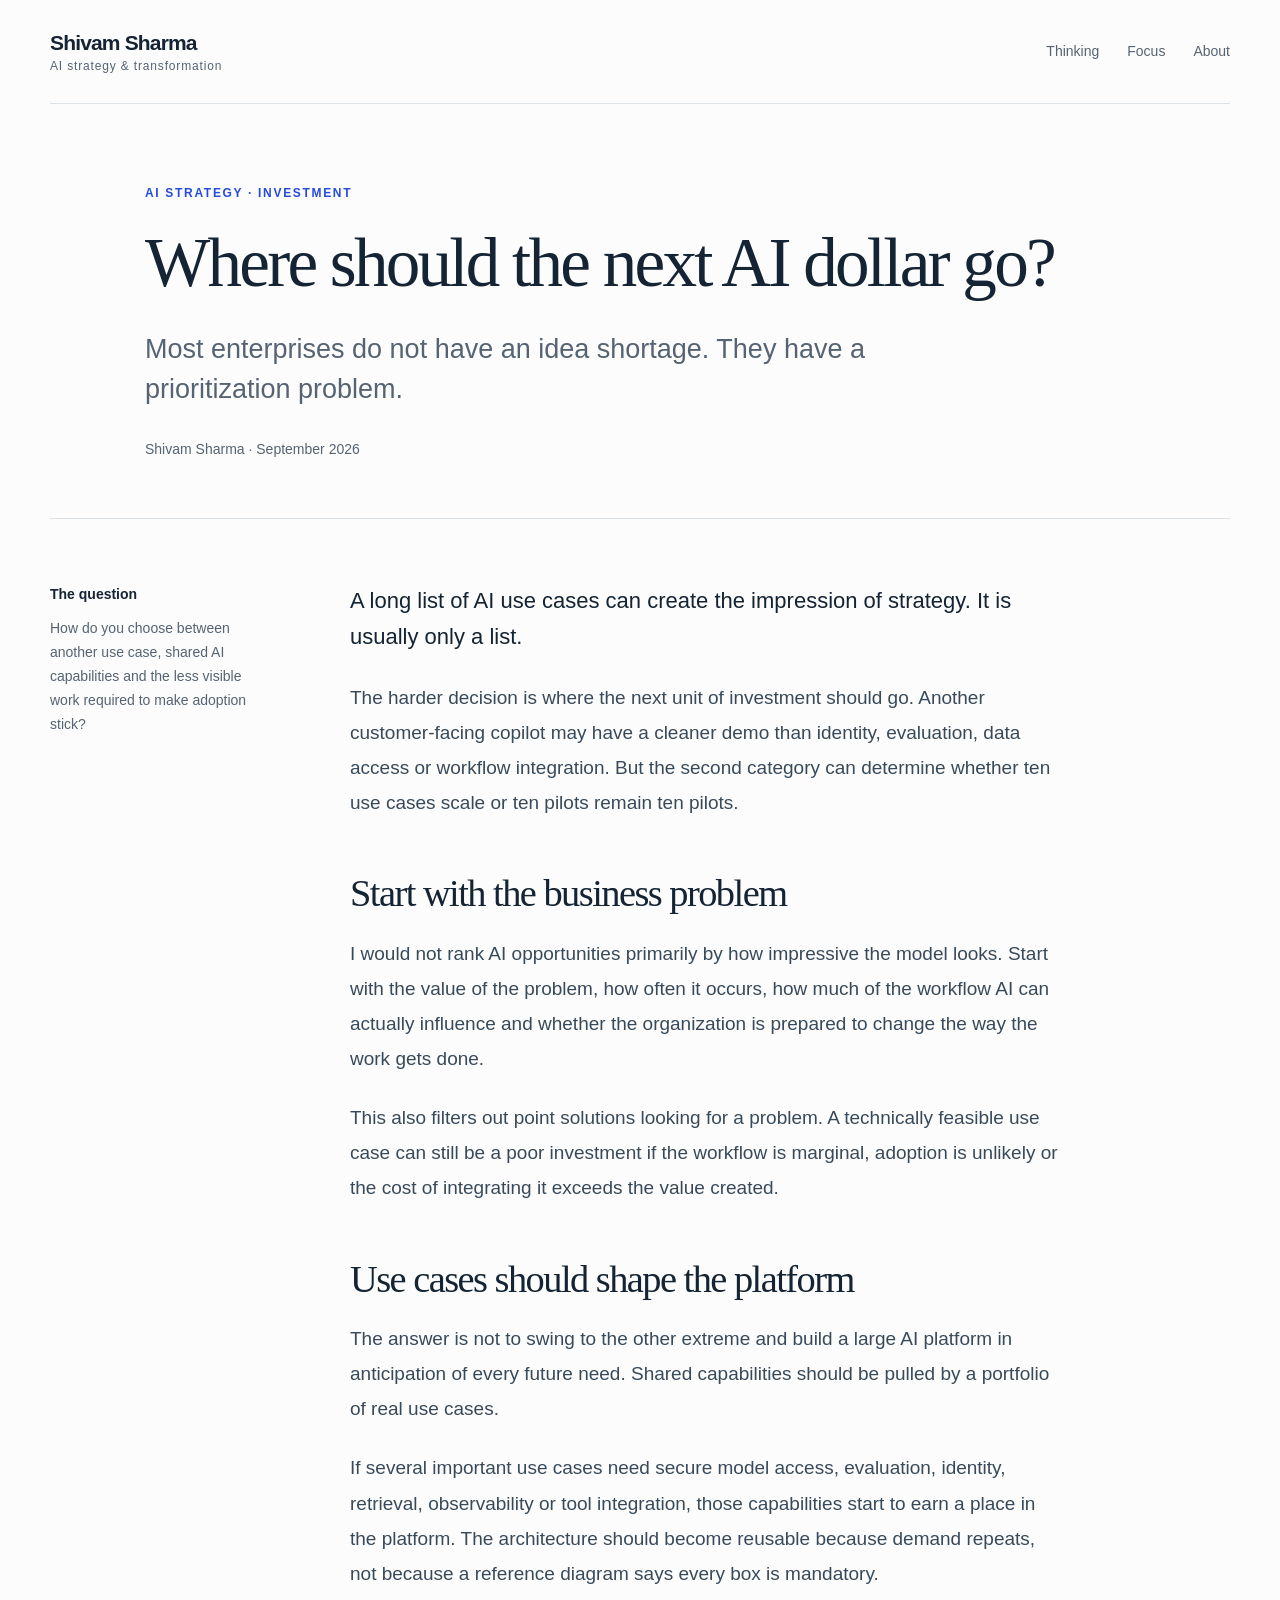
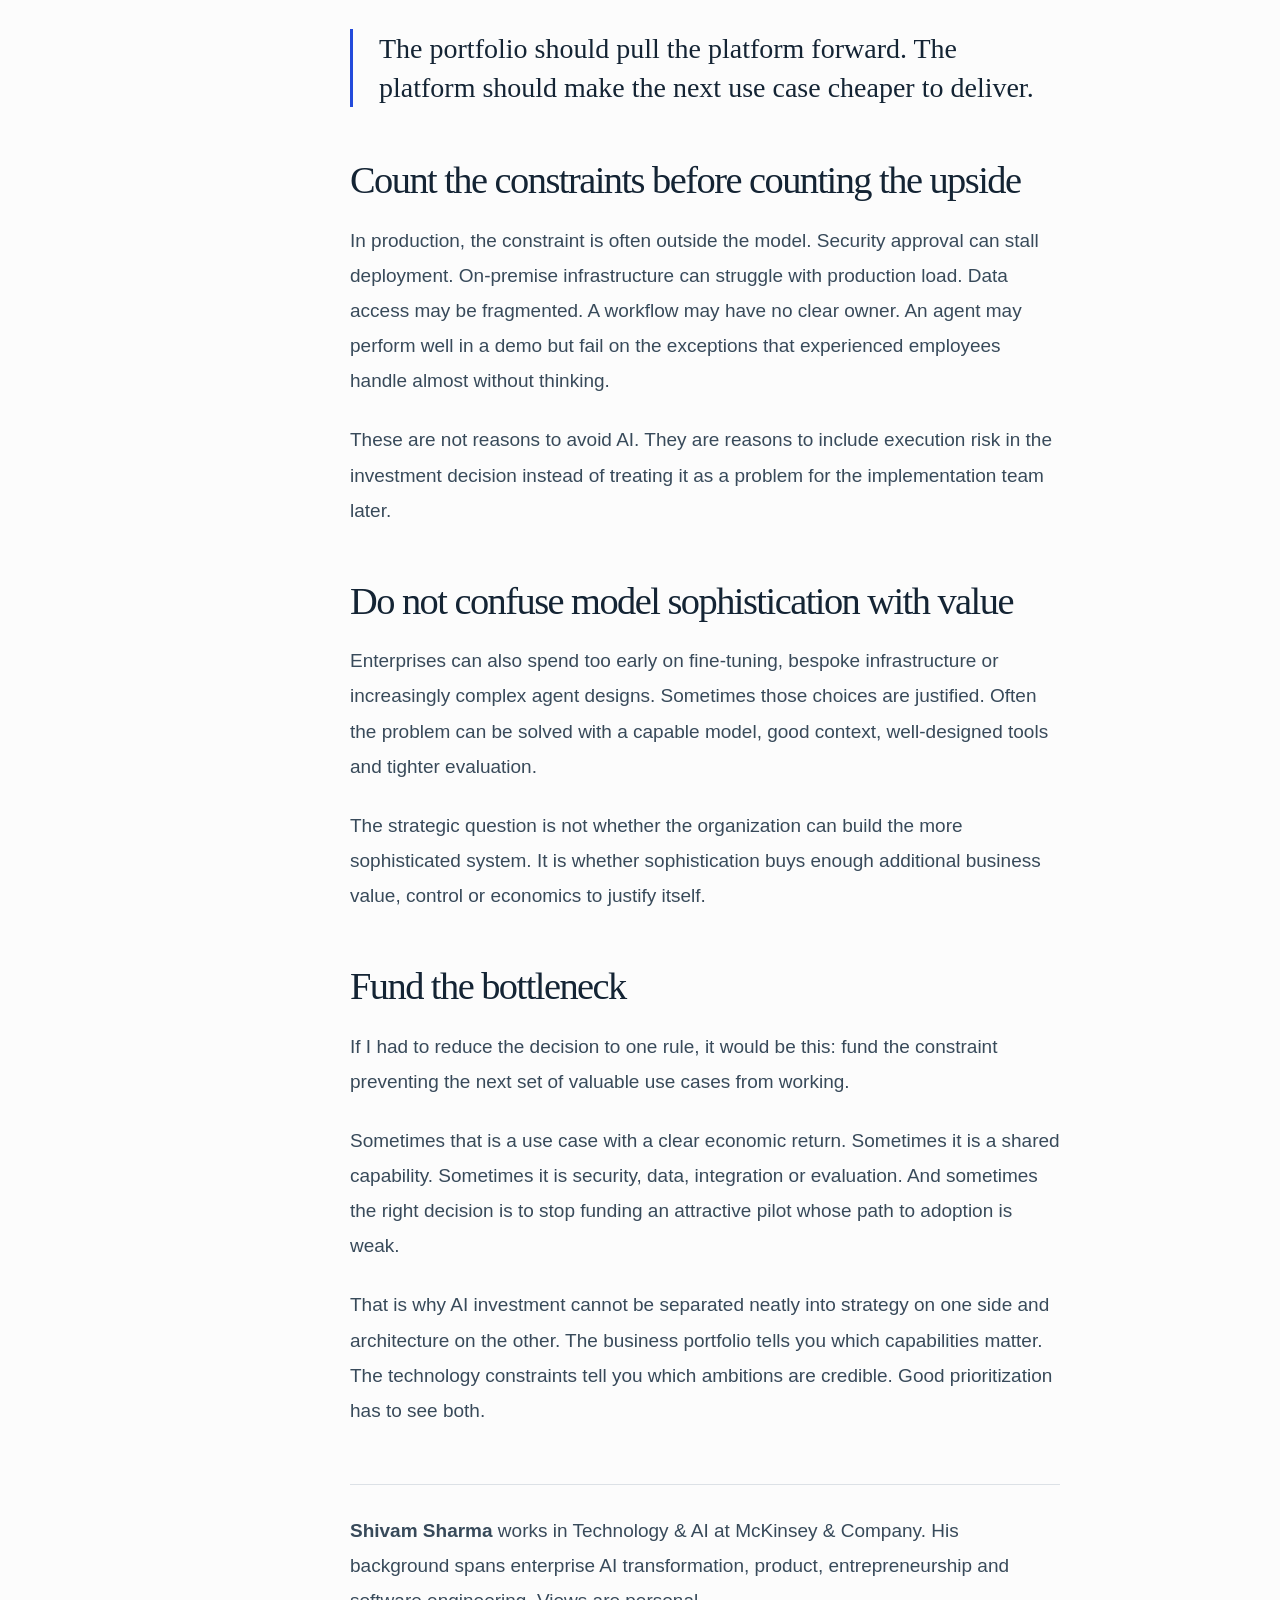
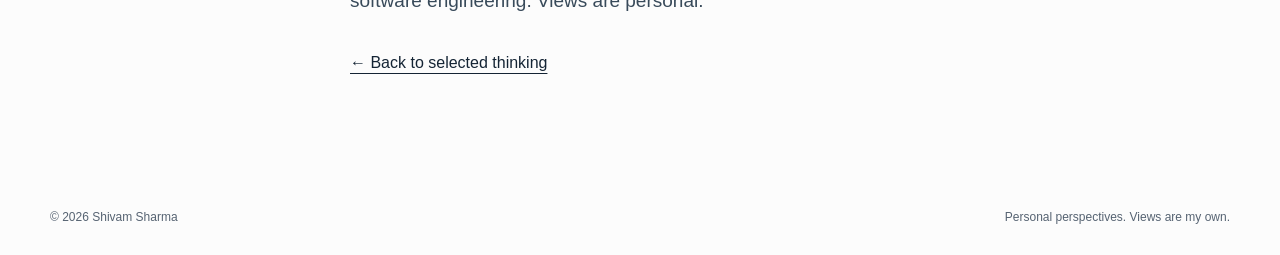
<file: where-next-ai-dollar.html>
<!doctype html><html lang="en"><head><meta charset="utf-8"/><meta name="viewport" content="width=device-width,initial-scale=1"/><title>Where Should the Next AI Dollar Go? | Shivam Sharma</title><meta name="description" content="A practical view from Shivam Sharma on enterprise AI investment: prioritize business problems, shared capabilities, adoption constraints and the economics of scaling before funding another isolated pilot."/><meta name="robots" content="index,follow,max-snippet:-1"/><meta name="author" content="Shivam Sharma"/><link rel="canonical" href="https://shivamsharma-site.vercel.app/where-next-ai-dollar.html"/><link rel="stylesheet" href="styles.css"/><script type="application/ld+json">{"@context":"https://schema.org","@type":"Article","headline":"Where should the next AI dollar go?","author":{"@type":"Person","name":"Shivam Sharma","url":"https://shivamsharma-site.vercel.app/","sameAs":["https://www.linkedin.com/in/moderntao","https://github.com/shivamalpha"]},"datePublished":"2026-09-14","dateModified":"2026-09-14","mainEntityOfPage":"https://shivamsharma-site.vercel.app/where-next-ai-dollar.html","about":["Enterprise AI strategy","AI investment prioritization","AI transformation","Technology strategy"]}</script></head><body class="article-page"><header class="site-header"><a class="brand" href="index.html" aria-label="Shivam Sharma home">Shivam Sharma<span>AI strategy & transformation</span></a><nav><a href="index.html#writing">Thinking</a><a href="index.html#focus">Focus</a><a href="index.html#about">About</a></nav></header><main><section class="section article-hero"><p class="eyebrow">AI strategy · Investment</p><h1>Where should the next AI dollar go?</h1><p class="article-deck">Most enterprises do not have an idea shortage. They have a prioritization problem.</p><p class="article-meta">Shivam Sharma · September 2026</p></section><section class="section article-layout"><aside class="article-aside"><strong>The question</strong><p>How do you choose between another use case, shared AI capabilities and the less visible work required to make adoption stick?</p></aside><article class="article-body"><p class="lede">A long list of AI use cases can create the impression of strategy. It is usually only a list.</p><p>The harder decision is where the next unit of investment should go. Another customer-facing copilot may have a cleaner demo than identity, evaluation, data access or workflow integration. But the second category can determine whether ten use cases scale or ten pilots remain ten pilots.</p><h2>Start with the business problem</h2><p>I would not rank AI opportunities primarily by how impressive the model looks. Start with the value of the problem, how often it occurs, how much of the workflow AI can actually influence and whether the organization is prepared to change the way the work gets done.</p><p>This also filters out point solutions looking for a problem. A technically feasible use case can still be a poor investment if the workflow is marginal, adoption is unlikely or the cost of integrating it exceeds the value created.</p><h2>Use cases should shape the platform</h2><p>The answer is not to swing to the other extreme and build a large AI platform in anticipation of every future need. Shared capabilities should be pulled by a portfolio of real use cases.</p><p>If several important use cases need secure model access, evaluation, identity, retrieval, observability or tool integration, those capabilities start to earn a place in the platform. The architecture should become reusable because demand repeats, not because a reference diagram says every box is mandatory.</p><div class="article-quote">The portfolio should pull the platform forward. The platform should make the next use case cheaper to deliver.</div><h2>Count the constraints before counting the upside</h2><p>In production, the constraint is often outside the model. Security approval can stall deployment. On-premise infrastructure can struggle with production load. Data access may be fragmented. A workflow may have no clear owner. An agent may perform well in a demo but fail on the exceptions that experienced employees handle almost without thinking.</p><p>These are not reasons to avoid AI. They are reasons to include execution risk in the investment decision instead of treating it as a problem for the implementation team later.</p><h2>Do not confuse model sophistication with value</h2><p>Enterprises can also spend too early on fine-tuning, bespoke infrastructure or increasingly complex agent designs. Sometimes those choices are justified. Often the problem can be solved with a capable model, good context, well-designed tools and tighter evaluation.</p><p>The strategic question is not whether the organization can build the more sophisticated system. It is whether sophistication buys enough additional business value, control or economics to justify itself.</p><h2>Fund the bottleneck</h2><p>If I had to reduce the decision to one rule, it would be this: fund the constraint preventing the next set of valuable use cases from working.</p><p>Sometimes that is a use case with a clear economic return. Sometimes it is a shared capability. Sometimes it is security, data, integration or evaluation. And sometimes the right decision is to stop funding an attractive pilot whose path to adoption is weak.</p><p>That is why AI investment cannot be separated neatly into strategy on one side and architecture on the other. The business portfolio tells you which capabilities matter. The technology constraints tell you which ambitions are credible. Good prioritization has to see both.</p><div class="article-end"><p><strong>Shivam Sharma</strong> works in Technology & AI at McKinsey & Company. His background spans enterprise AI transformation, product, entrepreneurship and software engineering. Views are personal.</p><a class="back-link" href="index.html#writing">← Back to selected thinking</a></div></article></section></main><footer><span>© 2026 Shivam Sharma</span><span>Personal perspectives. Views are my own.</span></footer></body></html>
</file>
<file: styles.css>
:root {
  --ink: #142434;
  --muted: #566372;
  --paper: #fcfcfc;
  --white: #fff;
  --line: #dce1e6;
  --accent: #244bdb;
  --night: #101d2b;
  --serif: Georgia, 'Times New Roman', serif;
  --max: 1180px;
}
* { box-sizing: border-box; }
html { scroll-behavior: smooth; scroll-padding-top: 24px; }
body { margin: 0; background: var(--paper); color: var(--ink); font-family: -apple-system, BlinkMacSystemFont, 'Segoe UI', sans-serif; font-size: 16px; line-height: 1.6; -webkit-font-smoothing: antialiased; }
a { color: inherit; text-underline-offset: 5px; }
a:focus-visible, summary:focus-visible { outline: 3px solid #6486ff; outline-offset: 6px; }
::selection { background: #c8d6ff; color: var(--night); }
h1, h2, h3, h4, p { margin-top: 0; }
h1, h2, h3 { text-wrap: balance; }
.section, .site-header, footer { width: min(calc(100% - 96px), var(--max)); margin: 0 auto; }
.section { padding: 96px 0; }
.opening { background: var(--night); color: #f7f9fd; }
.site-header { display: flex; align-items: center; justify-content: space-between; gap: 24px; min-height: 104px; border-bottom: 1px solid #ffffff29; }
.brand { text-decoration: none; font-size: 21px; letter-spacing: -.04em; font-weight: 650; line-height: 1.4; }
.brand span { display: block; font-size: 12px; font-weight: 400; letter-spacing: .07em; color: #b2bdc9; }
nav { display: flex; align-items: center; gap: 28px; }
nav a { font-size: 14px; text-decoration: none; color: #c7d0dc; padding: 10px 0; }
nav a:hover { color: white; text-decoration: underline; }
nav .nav-contact { border-bottom: 1px solid #8291a6; color: white; }
.nav-contact span { margin-left: 18px; }
.skip-link { position: absolute; left: 16px; top: -100px; z-index: 10; padding: 12px 20px; background: white; color: var(--ink); }
.skip-link:focus { top: 12px; }
.hero { display: grid; grid-template-columns: minmax(0, 1fr) 310px; align-items: center; gap: 88px; padding-top: 86px; padding-bottom: 82px; }
.eyebrow, .section-label { font-size: 12px; line-height: 1.5; letter-spacing: .14em; text-transform: uppercase; font-weight: 650; color: var(--accent); margin-bottom: 24px; }
.opening .eyebrow { color: #a8bdff; }
.hero h1 { font-family: var(--serif); font-weight: 400; font-size: clamp(52px, 5.9vw, 80px); letter-spacing: -.046em; line-height: 1.07; margin-bottom: 28px; }
em { font-weight: 400; }
.hero h1 em { color: #b6c8fc; }
.hero-copy { font-size: 20px; line-height: 1.65; color: #c6cfda; max-width: 590px; margin-bottom: 0; }
.hero-actions { display: flex; gap: 28px; align-items: center; flex-wrap: wrap; margin-top: 34px; }
.button { display: inline-flex; gap: 30px; align-items: center; justify-content: center; min-height: 50px; padding: 13px 20px; font-size: 14px; font-weight: 600; text-decoration: none; border: 1px solid var(--accent); transition: background .18s, color .18s; }
.button.primary { background: var(--accent); color: white; }
.button.primary:hover { background: #1938a7; border-color: #1938a7; }
.opening .button.primary, .contact .button.primary { background: #f7f9fd; color: var(--night); border-color: #f7f9fd; }
.opening .button.primary:hover, .contact .button.primary:hover { background: #cbd9ff; border-color: #cbd9ff; }
.text-link { display: inline-block; font-size: 14px; font-weight: 500; text-decoration: none; border-bottom: 1px solid currentColor; padding: 5px 0; }
.text-link:hover { opacity: .8; }
.portrait-shell { width: 100%; aspect-ratio: 1; background: #1c2025; border-radius: 50%; overflow: hidden; }
.portrait-shell img { display: block; width: 100%; height: 100%; object-fit: cover; }
.portrait-caption { margin: 22px 0 0; text-align: center; font-size: 13px; color: #a9b5c4; }
.portrait-caption span { display: block; color: #e4e9f1; font-size: 14px; margin-bottom: 2px; }
.credential-strip { padding: 25px 0 30px; border-top: 1px solid #ffffff29; display: grid; grid-template-columns: 1.25fr 1fr 1fr 1fr; gap: 24px; }
.credential-strip p { font-size: 12px; color: #aeb9c8; margin-bottom: 0; line-height: 1.7; }
.credential-strip strong { font-size: 15px; font-weight: 500; color: #eff3fa; }
h2 { font-family: var(--serif); font-size: clamp(36px, 3.9vw, 54px); font-weight: 400; letter-spacing: -.04em; line-height: 1.13; margin-bottom: 0; }
.section-heading-row { display: grid; grid-template-columns: 1.3fr .7fr; align-items: end; gap: 72px; }
.section-heading-row > p { color: var(--muted); font-size: 17px; line-height: 1.7; margin-bottom: 2px; max-width: 365px; }
.writing-grid { display: grid; grid-template-columns: 1fr 1fr; gap: 24px; margin-top: 44px; }
.essay-card { display: flex; flex-direction: column; text-decoration: none; border: 1px solid var(--line); padding: 36px; background: #f1f3f6; min-width: 0; }
.essay-lead { background: #e9eefb; border-color: #d4def6; }
.essay-meta { display: flex; justify-content: space-between; flex-wrap: wrap; gap: 12px; font-size: 12px; letter-spacing: .04em; color: #465777; }
.essay-card h3 { font-family: var(--serif); font-size: clamp(28px, 2.7vw, 37px); font-weight: 400; letter-spacing: -.025em; line-height: 1.18; margin: 38px 0 18px; max-width: 460px; }
.essay-card p { font-size: 16px; color: var(--muted); line-height: 1.65; margin-bottom: 36px; max-width: 450px; }
.essay-cta { margin-top: auto; padding-top: 18px; border-top: 1px solid #bac6dc; display: flex; justify-content: space-between; align-items: center; font-size: 14px; font-weight: 600; }
.essay-cta span { font-size: 22px; }
.essay-card:hover h3 { color: var(--accent); }
.focus-section, .experience-section, .about-section { border-top: 1px solid var(--line); }
.focus-list { margin-top: 48px; }
.focus-list article { display: grid; grid-template-columns: 52px 1fr 1fr; gap: 32px; padding: 32px 0; border-top: 1px solid var(--line); align-items: start; }
.row-number { font-size: 13px; color: var(--accent); padding-top: 5px; }
.focus-list h3 { font-family: var(--serif); font-size: 29px; line-height: 1.23; letter-spacing: -.025em; font-weight: 400; margin-bottom: 0; }
.focus-list h4 { font-size: 14px; line-height: 1.5; margin-bottom: 8px; font-weight: 600; }
.focus-list p { font-size: 16px; line-height: 1.7; color: var(--muted); margin-bottom: 0; max-width: 460px; }
.framework-band { background: var(--night); color: #f7f9fd; }
.framework-band .section-label { color: #a8bdff; }
.framework-band .section-heading-row > p { color: #b9c5d6; }
.framework-grid { display: grid; grid-template-columns: repeat(4, 1fr); gap: 32px; margin: 48px 0 34px; }
.framework-grid > div { border-top: 1px solid #61718a; padding-top: 20px; }
.framework-grid span { font-size: 13px; color: #a8bdff; }
.framework-grid h3 { font-family: var(--serif); font-weight: 400; font-size: 30px; margin: 25px 0 12px; }
.framework-grid p { color: #b9c5d6; font-size: 16px; line-height: 1.7; }
.experience-list { margin-top: 48px; }
.experience-list article { display: grid; grid-template-columns: 1fr 1fr; gap: 100px; border-top: 1px solid var(--line); padding: 32px 0; }
.experience-type { font-size: 12px; color: var(--accent); letter-spacing: .09em; text-transform: uppercase; }
.experience-list h3 { margin: 8px 0 3px; font-size: 24px; font-weight: 500; letter-spacing: -.03em; }
.experience-list .role { font-size: 14px; margin: 0; color: var(--muted); }
.experience-list article > p { color: var(--muted); line-height: 1.75; margin-bottom: 0; padding-top: 3px; }
.about-section { display: grid; grid-template-columns: 1fr 1fr; gap: 100px; }
.about-section h2 em { color: #526885; }
.prose { padding-top: 40px; }
.prose > p { font-size: 18px; line-height: 1.8; color: var(--muted); margin-bottom: 24px; }
.education { border-top: 1px solid var(--line); margin-top: 32px; padding-top: 22px; display: grid; grid-template-columns: 1fr 1fr; gap: 20px; }
.education p { margin: 0; font-size: 14px; }
.education strong { font-weight: 600; }
.education span { display: block; font-size: 13px; color: var(--muted); margin-top: 5px; }
.contact-band { background: #203eb4; color: white; }
.contact .section-label { color: #d0daff; }
.contact-grid { display: grid; grid-template-columns: 1.2fr .8fr; gap: 100px; align-items: center; }
.contact-grid p { font-size: 17px; color: #e0e7ff; line-height: 1.7; margin-bottom: 24px; }
footer { padding: 28px 0; display: flex; justify-content: space-between; flex-wrap: wrap; gap: 16px; font-size: 12px; color: var(--muted); }
footer a { text-decoration: none; }
.article-page .site-header { border-bottom-color: var(--line); }
.article-page .brand span { color: var(--muted); }
.article-page nav a { color: var(--muted); }
.article-page nav a:hover { color: var(--accent); }
.article-page nav .nav-contact { color: var(--ink); }
.article-hero { padding: 80px 0 58px; max-width: 990px; }
.article-hero h1 { font-family: var(--serif); font-weight: 400; font-size: clamp(40px, 5.4vw, 72px); line-height: 1.08; letter-spacing: -.04em; margin: 20px 0 28px; }
.article-deck { font-size: clamp(21px, 2.2vw, 27px); color: var(--muted); line-height: 1.5; max-width: 850px; }
.article-meta { margin: 28px 0 0; color: var(--muted); font-size: 14px; }
.article-layout { display: grid; grid-template-columns: 220px minmax(0, 710px); gap: 80px; border-top: 1px solid var(--line); padding-top: 64px; }
.article-aside { position: sticky; top: 32px; }
.article-aside strong { display: block; font-size: 14px; margin-bottom: 12px; }
.article-aside p { font-size: 14px; color: var(--muted); line-height: 1.7; }
.article-body { min-width: 0; }
.article-body h2 { font-size: clamp(30px, 3vw, 40px); margin: 52px 0 20px; }
.article-body h3 { font-size: 24px; margin: 32px 0 14px; }
.article-body p { font-size: 19px; line-height: 1.85; margin-bottom: 24px; color: #384a5a; }
.article-body .lede { font-size: 22px; line-height: 1.65; color: var(--ink); }
.article-quote { border-left: 3px solid var(--accent); padding-left: 26px; margin: 38px 0; font-family: var(--serif); font-size: 28px; line-height: 1.4; }
.article-framework { display: grid; grid-template-columns: 1fr 1fr; gap: 20px; margin: 40px 0; }
.article-framework > div { padding: 24px; background: #edf1f8; }
.article-framework span { font-size: 12px; color: var(--accent); }
.article-framework h3 { margin: 16px 0 10px; font-size: 23px; }
.article-framework p { font-size: 16px; line-height: 1.7; margin-bottom: 0; }
.article-end { margin-top: 56px; padding-top: 28px; border-top: 1px solid var(--line); }
.back-link { display: inline-block; font-size: 16px; padding: 8px 0; }
@media (max-width: 1050px) {
  .hero { grid-template-columns: minmax(0, 1fr) 250px; gap: 42px; }
  .hero h1 { font-size: 60px; }
  nav { gap: 18px; }
  .section-heading-row, .experience-list article, .about-section, .contact-grid { gap: 48px; }
  .framework-grid { gap: 22px; }
  .article-layout { gap: 40px; grid-template-columns: 180px minmax(0, 1fr); }
}
@media (max-width: 760px) {
  .section, .site-header, footer { width: calc(100% - 40px); }
  .section { padding: 64px 0; }
  .site-header { flex-wrap: wrap; padding: 22px 0 14px; gap: 18px; }
  .brand { font-size: 21px; }
  nav { width: 100%; gap: 20px; flex-wrap: wrap; }
  nav a { font-size: 14px; padding: 5px 0; }
  nav .nav-contact { margin-left: auto; }
  .nav-contact span { margin-left: 4px; }
  .hero { grid-template-columns: 1fr; gap: 36px; padding-top: 52px; padding-bottom: 44px; }
  .hero h1 { font-size: clamp(43px, 8.5vw, 64px); letter-spacing: -.04em; }
  .hero-copy { font-size: 18px; max-width: 570px; }
  .hero-side { display: flex; align-items: center; gap: 20px; }
  .portrait-shell { width: 108px; flex: 0 0 108px; }
  .portrait-caption { text-align: left; margin: 0; }
  .portrait-caption span { max-width: 185px; }
  .credential-strip { grid-template-columns: 1fr 1fr; padding: 24px 0 30px; gap: 24px; }
  .credential-strip strong { font-size: 14px; }
  .section-heading-row, .writing-grid, .about-section, .contact-grid { grid-template-columns: 1fr; gap: 24px; }
  h2 { font-size: 40px; }
  .section-label { margin-bottom: 20px; }
  .section-heading-row > p { max-width: 550px; font-size: 16px; }
  .writing-grid { margin-top: 30px; gap: 18px; }
  .essay-card { padding: 28px; }
  .essay-card h3 { font-size: 32px; margin-top: 30px; }
  .focus-list { margin-top: 32px; }
  .focus-list article { grid-template-columns: 28px 1fr; gap: 10px 16px; padding: 26px 0; }
  .focus-list article > div { grid-column: 2; }
  .focus-list h3 { font-size: 28px; margin-bottom: 8px; }
  .focus-list h3 br { display: none; }
  .framework-grid { grid-template-columns: 1fr 1fr; gap: 24px; margin-top: 34px; }
  .framework-grid h3 { font-size: 27px; margin-top: 16px; }
  .framework-grid p { margin-bottom: 0; }
  .experience-list { margin-top: 32px; }
  .experience-list article { grid-template-columns: 1fr; gap: 18px; }
  .about-section { gap: 28px; }
  .about-section h2 br { display: none; }
  .prose { padding-top: 0; }
  .prose > p { font-size: 17px; }
  .contact-grid { gap: 28px; }
  footer { font-size: 12px; padding: 24px 0; }
  .article-hero { padding-top: 50px; }
  .article-hero h1 { font-size: 44px; }
  .article-layout { grid-template-columns: 1fr; gap: 28px; padding-top: 34px; }
  .article-aside { position: static; max-width: 530px; }
  .article-body p { font-size: 18px; }
  .article-body .lede { font-size: 20px; }
  .article-quote { font-size: 25px; padding-left: 20px; }
}
@media (max-width: 390px) {
  nav { gap: 12px; }
  nav a { font-size: 13px; }
  h2 { font-size: 35px; }
  .hero h1 { font-size: 40px; }
  .hero-actions { gap: 20px; }
  .essay-card { padding: 24px; }
  .essay-card h3 { font-size: 29px; }
  .framework-grid, .article-framework { grid-template-columns: 1fr; }
  .article-hero h1 { font-size: 38px; }
  .education { grid-template-columns: 1fr; }
}
@media (prefers-reduced-motion: reduce) {
  html { scroll-behavior: auto; }
  *, *::before, *::after { transition: none !important; }
}
@media print {
  .site-header, .hero-actions, .article-aside, footer, .skip-link { display: none; }
  body, .opening, .framework-band, .contact-band { background: white; color: black; }
  .section { width: 100%; padding: 24px 0; }
  .article-layout { display: block; }
  .article-body p { color: black; }
  .article-body h2 { break-after: avoid; }
  a { color: black; }
}
</file>
